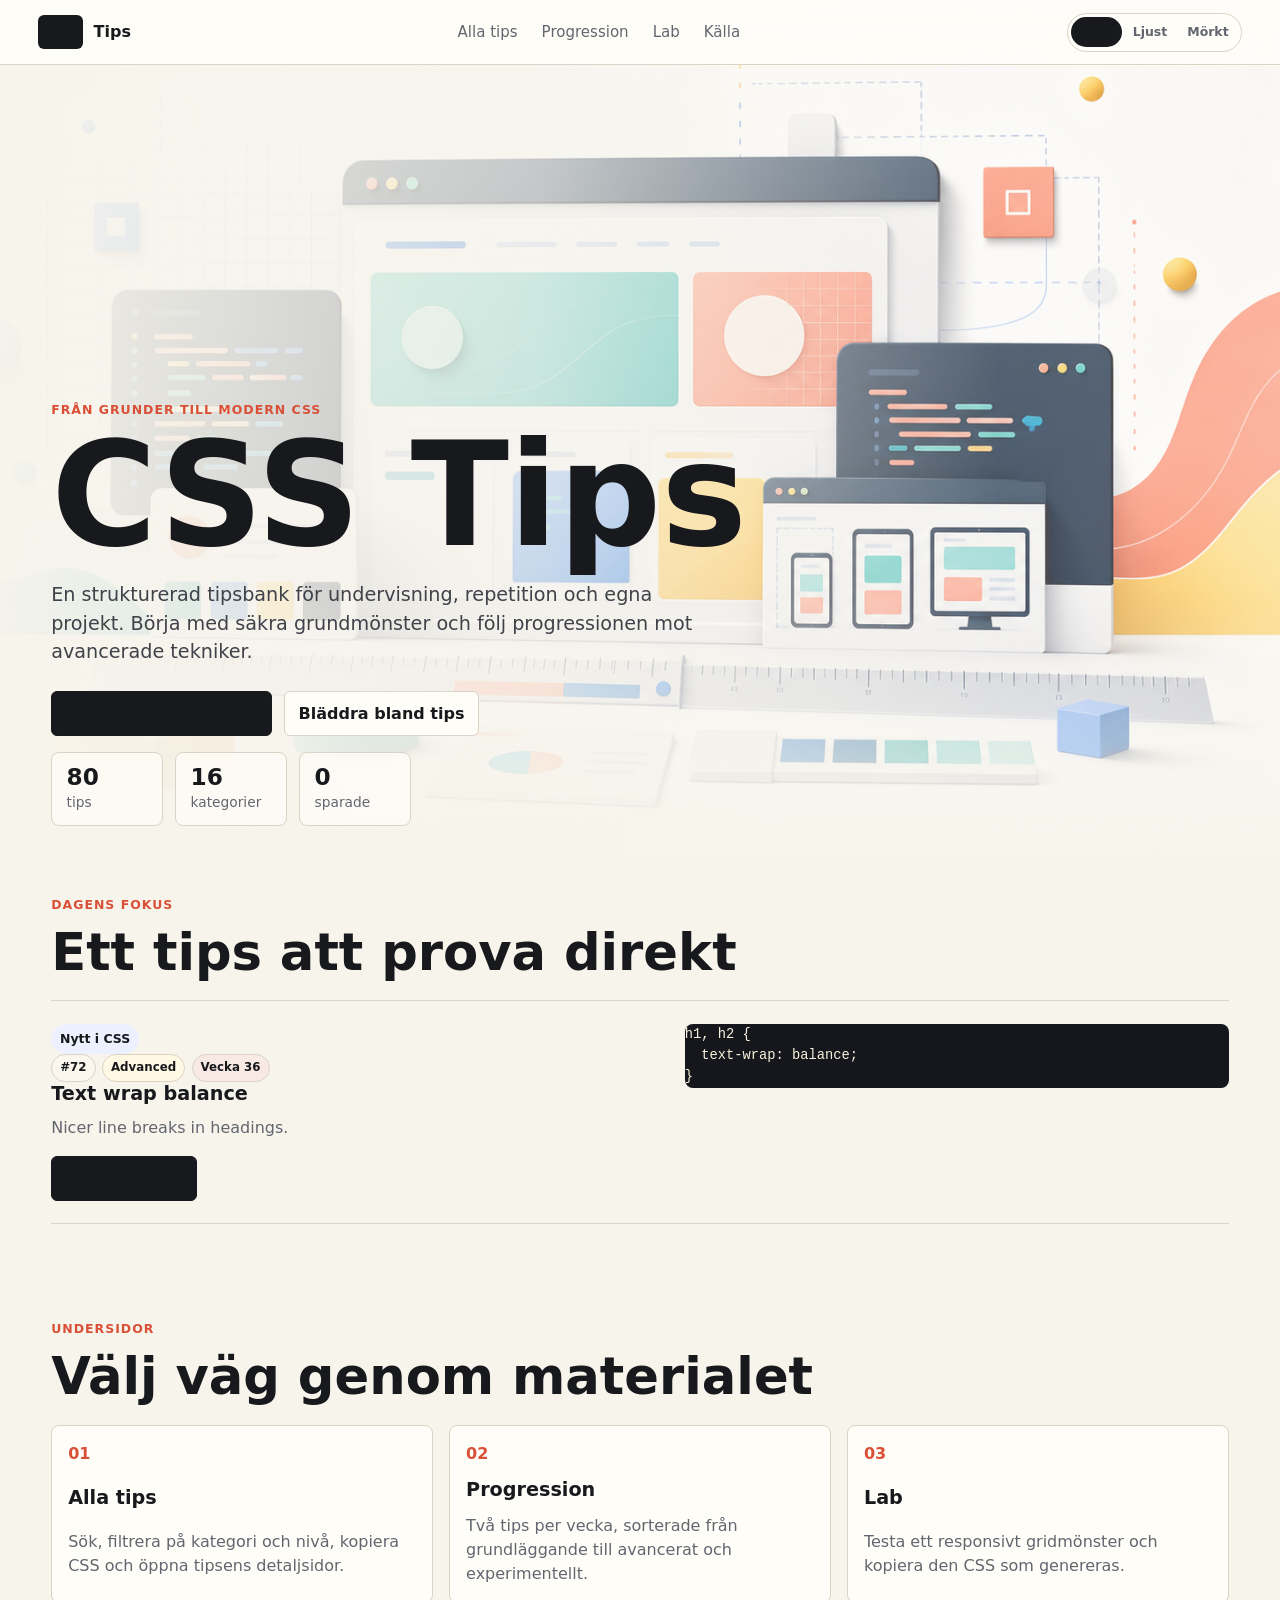
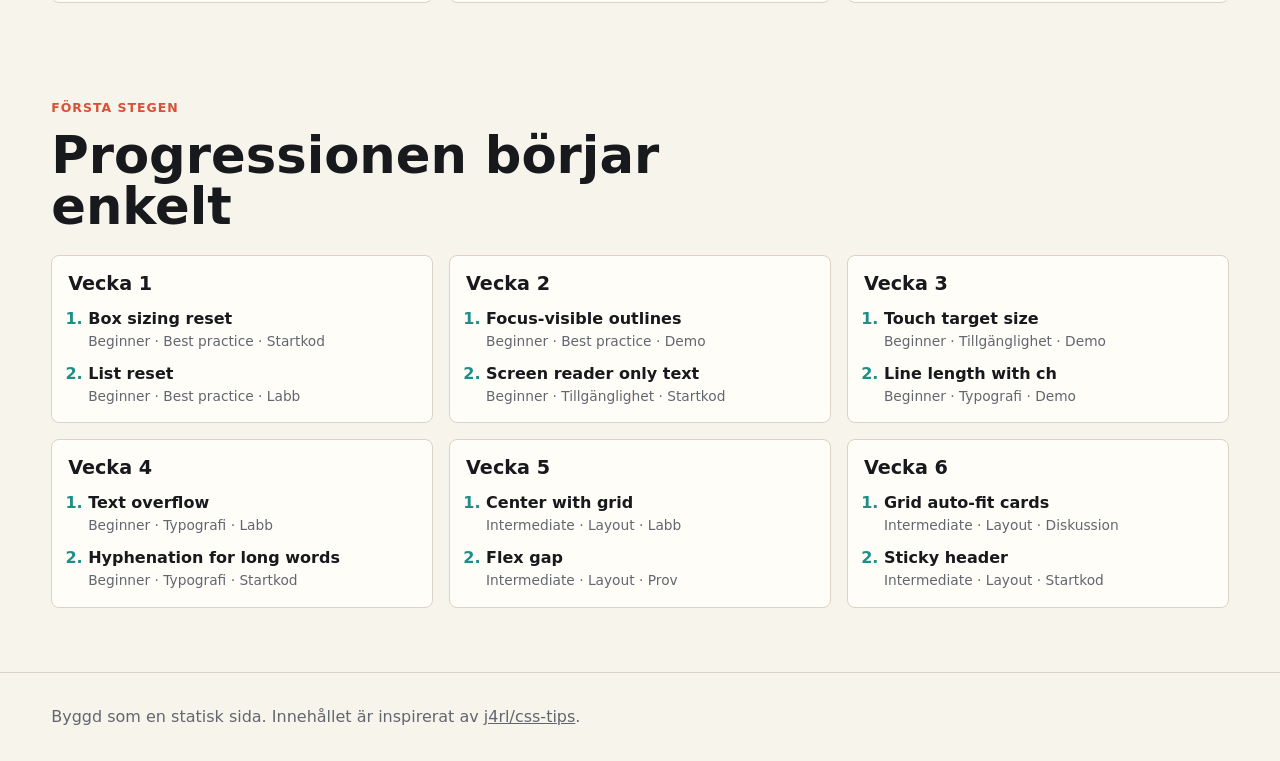
<file: index.html>
<!doctype html>
<html lang="sv">
  <head>
    <meta charset="utf-8">
    <meta name="viewport" content="width=device-width, initial-scale=1">
    <meta name="description" content="CSS Tips samlar korta, praktiska CSS-exempel från grundläggande CSS till cutting-edge tekniker.">
    <title>CSS Tips</title>
    <link rel="preload" as="image" href="assets/css-workspace.png">
    <link rel="stylesheet" href="styles.css">
  </head>
  <body>
    <header class="site-header site-header--home" id="top">
      <nav class="topbar" aria-label="Huvudnavigering">
        <a class="brand" href="index.html" aria-label="CSS Tips startsida">
          <span class="brand-mark">CSS</span>
          <span>Tips</span>
        </a>
        <div class="topbar-links">
          <a href="tips.html">Alla tips</a>
          <a href="progression.html">Progression</a>
          <a href="lab.html">Lab</a>
          <a href="https://github.com/j4rl/css-tips" rel="noreferrer">Källa</a>
        </div>
        <div class="theme-switcher" aria-label="Välj tema">
          <button type="button" data-theme-choice="auto">Auto</button>
          <button type="button" data-theme-choice="light">Ljust</button>
          <button type="button" data-theme-choice="dark">Mörkt</button>
        </div>
      </nav>

      <section class="hero" aria-labelledby="page-title">
        <div class="hero-media" aria-hidden="true"></div>
        <div class="hero-content">
          <p class="eyebrow">Från grunder till modern CSS</p>
          <h1 id="page-title">CSS Tips</h1>
          <p class="hero-copy">
            En strukturerad tipsbank för undervisning, repetition och egna projekt.
            Börja med säkra grundmönster och följ progressionen mot avancerade tekniker.
          </p>
          <div class="hero-actions">
            <a class="primary-link" href="progression.html">Starta progressionen</a>
            <a class="secondary-link" href="tips.html">Bläddra bland tips</a>
          </div>
          <dl class="stats" aria-label="Innehåll">
            <div>
              <dt id="tip-count">0</dt>
              <dd>tips</dd>
            </div>
            <div>
              <dt id="category-count">0</dt>
              <dd>kategorier</dd>
            </div>
            <div>
              <dt id="favorite-count">0</dt>
              <dd>sparade</dd>
            </div>
          </dl>
        </div>
      </section>
    </header>

    <main>
      <section class="tip-of-day" aria-labelledby="daily-title">
        <div class="section-heading">
          <p class="eyebrow">Dagens fokus</p>
          <h2 id="daily-title">Ett tips att prova direkt</h2>
        </div>
        <article class="daily-tip" id="daily-tip"></article>
      </section>

      <section class="overview-links" aria-labelledby="overview-title">
        <div class="section-heading">
          <p class="eyebrow">Undersidor</p>
          <h2 id="overview-title">Välj väg genom materialet</h2>
        </div>
        <div class="feature-grid">
          <a class="feature-card" href="tips.html">
            <span>01</span>
            <h3>Alla tips</h3>
            <p>Sök, filtrera på kategori och nivå, kopiera CSS och öppna tipsens detaljsidor.</p>
          </a>
          <a class="feature-card" href="progression.html">
            <span>02</span>
            <h3>Progression</h3>
            <p>Två tips per vecka, sorterade från grundläggande till avancerat och experimentellt.</p>
          </a>
          <a class="feature-card" href="lab.html">
            <span>03</span>
            <h3>Lab</h3>
            <p>Testa ett responsivt gridmönster och kopiera den CSS som genereras.</p>
          </a>
        </div>
      </section>

      <section class="progression-preview" aria-labelledby="preview-title">
        <div class="section-heading">
          <p class="eyebrow">Första stegen</p>
          <h2 id="preview-title">Progressionen börjar enkelt</h2>
        </div>
        <div class="week-list week-list--compact" id="home-progression"></div>
      </section>
    </main>

    <footer class="site-footer">
      <p>Byggd som en statisk sida. Innehållet är inspirerat av <a href="https://github.com/j4rl/css-tips" rel="noreferrer">j4rl/css-tips</a>.</p>
    </footer>

    <script src="data/tips-data.js"></script>
    <script src="app.js"></script>
  </body>
</html>
</file>
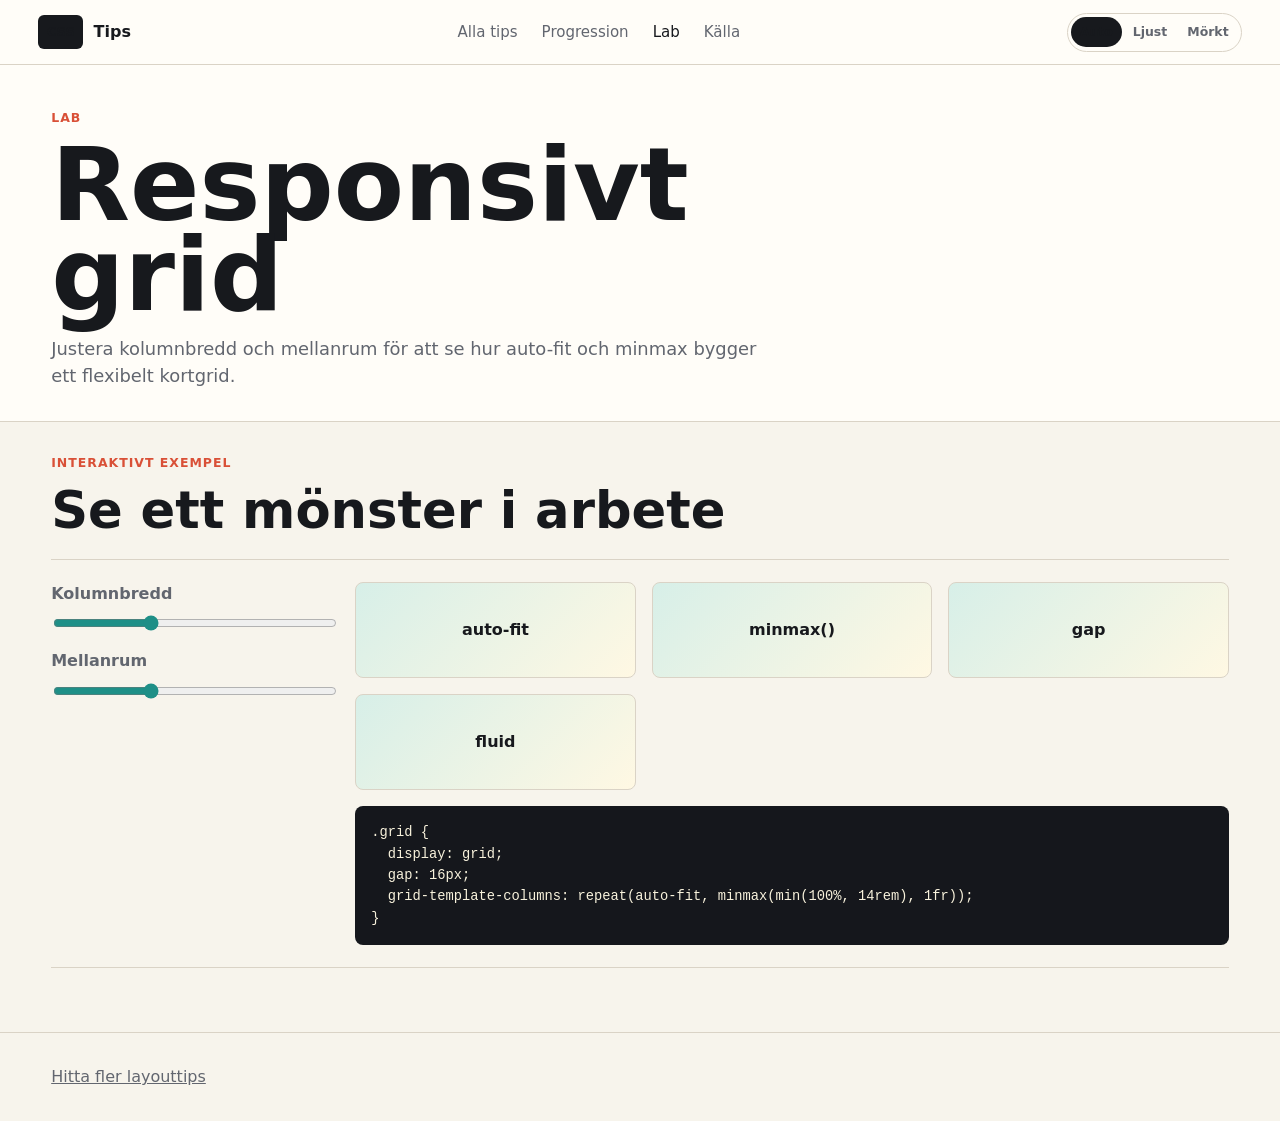
<file: lab.html>
<!doctype html>
<html lang="sv">
  <head>
    <meta charset="utf-8">
    <meta name="viewport" content="width=device-width, initial-scale=1">
    <meta name="description" content="Interaktivt CSS-labb för responsiva gridmönster.">
    <title>Lab - CSS Tips</title>
    <link rel="stylesheet" href="styles.css">
  </head>
  <body>
    <header class="page-header">
      <nav class="topbar" aria-label="Huvudnavigering">
        <a class="brand" href="index.html" aria-label="CSS Tips startsida">
          <span class="brand-mark">CSS</span>
          <span>Tips</span>
        </a>
        <div class="topbar-links">
          <a href="tips.html">Alla tips</a>
          <a href="progression.html">Progression</a>
          <a href="lab.html" aria-current="page">Lab</a>
          <a href="https://github.com/j4rl/css-tips" rel="noreferrer">Källa</a>
        </div>
        <div class="theme-switcher" aria-label="Välj tema">
          <button type="button" data-theme-choice="auto">Auto</button>
          <button type="button" data-theme-choice="light">Ljust</button>
          <button type="button" data-theme-choice="dark">Mörkt</button>
        </div>
      </nav>
      <div class="page-title">
        <p class="eyebrow">Lab</p>
        <h1>Responsivt grid</h1>
        <p>Justera kolumnbredd och mellanrum för att se hur auto-fit och minmax bygger ett flexibelt kortgrid.</p>
      </div>
    </header>

    <main>
      <section class="lab" aria-labelledby="lab-title">
        <div class="section-heading">
          <p class="eyebrow">Interaktivt exempel</p>
          <h2 id="lab-title">Se ett mönster i arbete</h2>
        </div>
        <div class="lab-layout">
          <div class="lab-controls" aria-label="Exempelkontroller">
            <label>
              Kolumnbredd
              <input id="column-size" type="range" min="10" max="22" value="14">
            </label>
            <label>
              Mellanrum
              <input id="gap-size" type="range" min="8" max="32" value="16">
            </label>
          </div>
          <div class="lab-preview" id="lab-preview" aria-label="Responsivt gridexempel">
            <span>auto-fit</span>
            <span>minmax()</span>
            <span>gap</span>
            <span>fluid</span>
          </div>
          <pre class="lab-code"><code id="lab-code"></code></pre>
        </div>
      </section>
    </main>

    <footer class="site-footer">
      <p><a href="tips.html">Hitta fler layouttips</a></p>
    </footer>

    <script src="data/tips-data.js"></script>
    <script src="app.js"></script>
  </body>
</html>
</file>
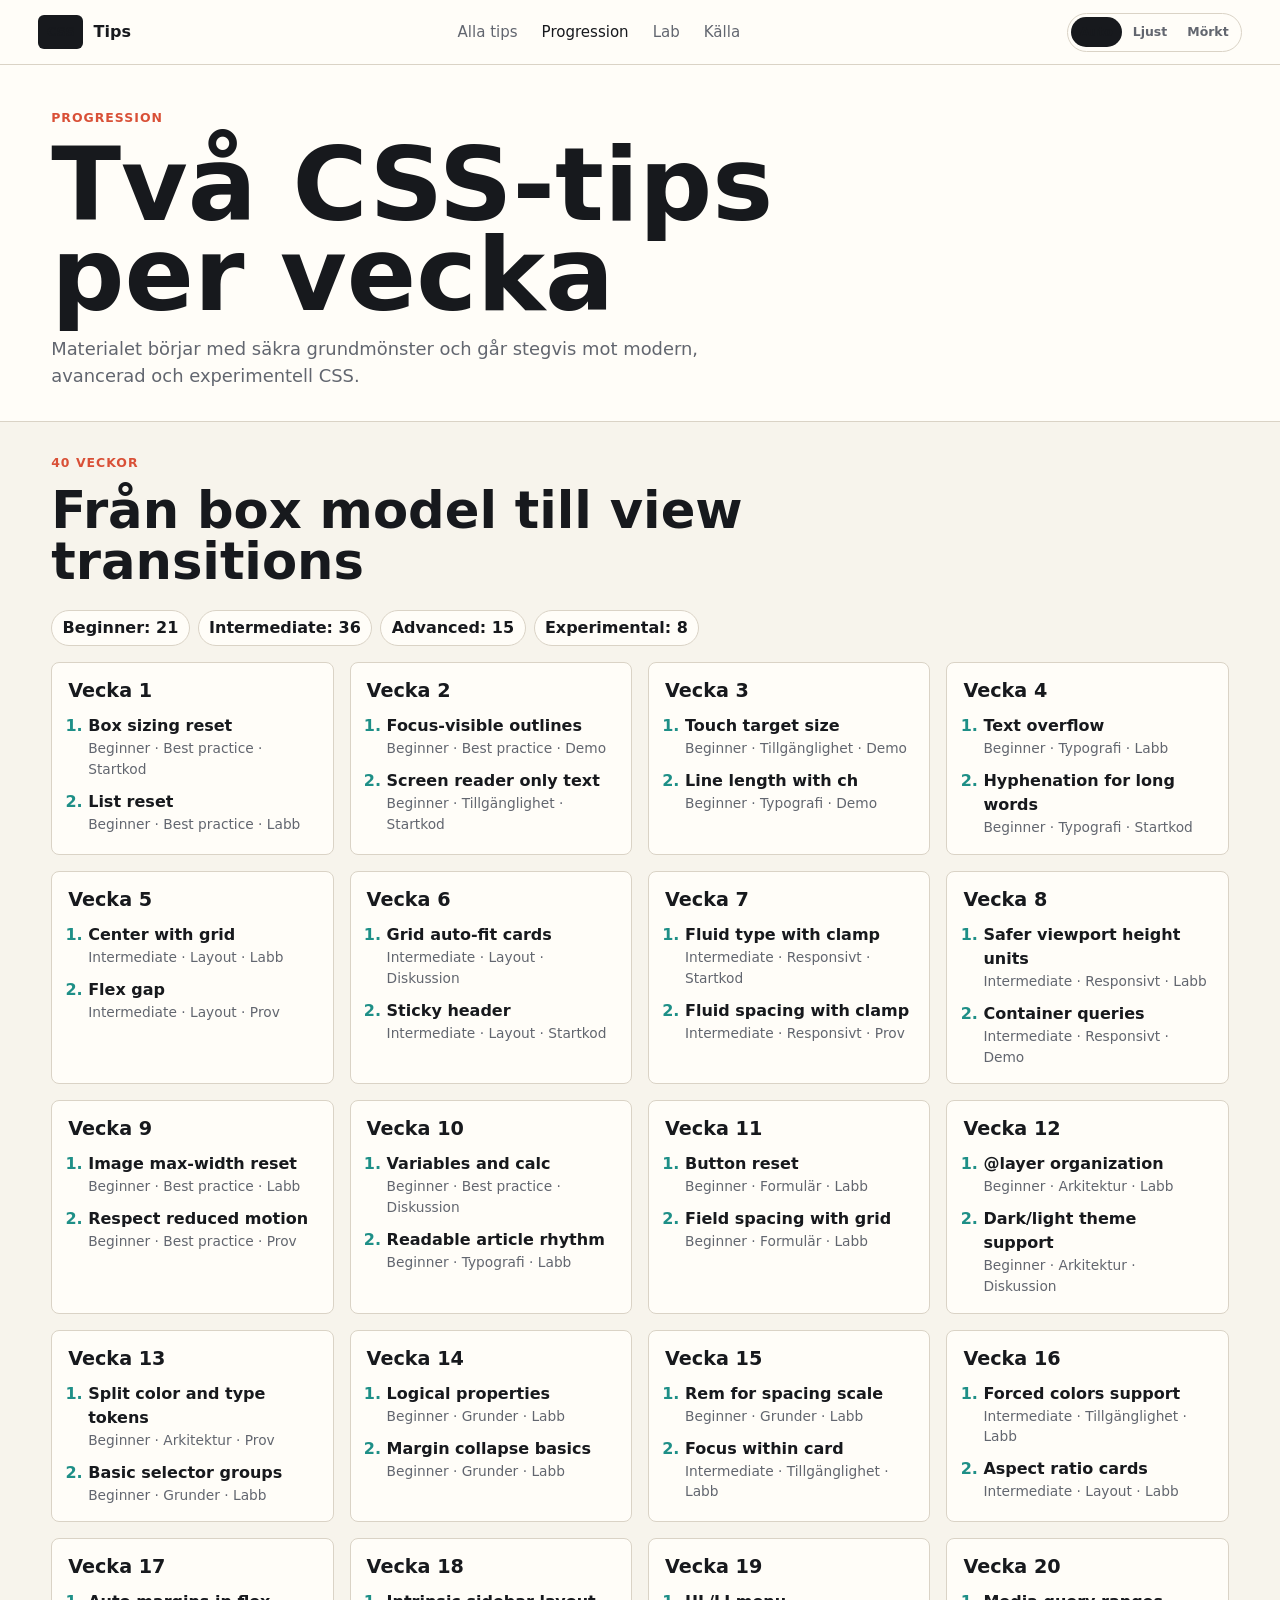
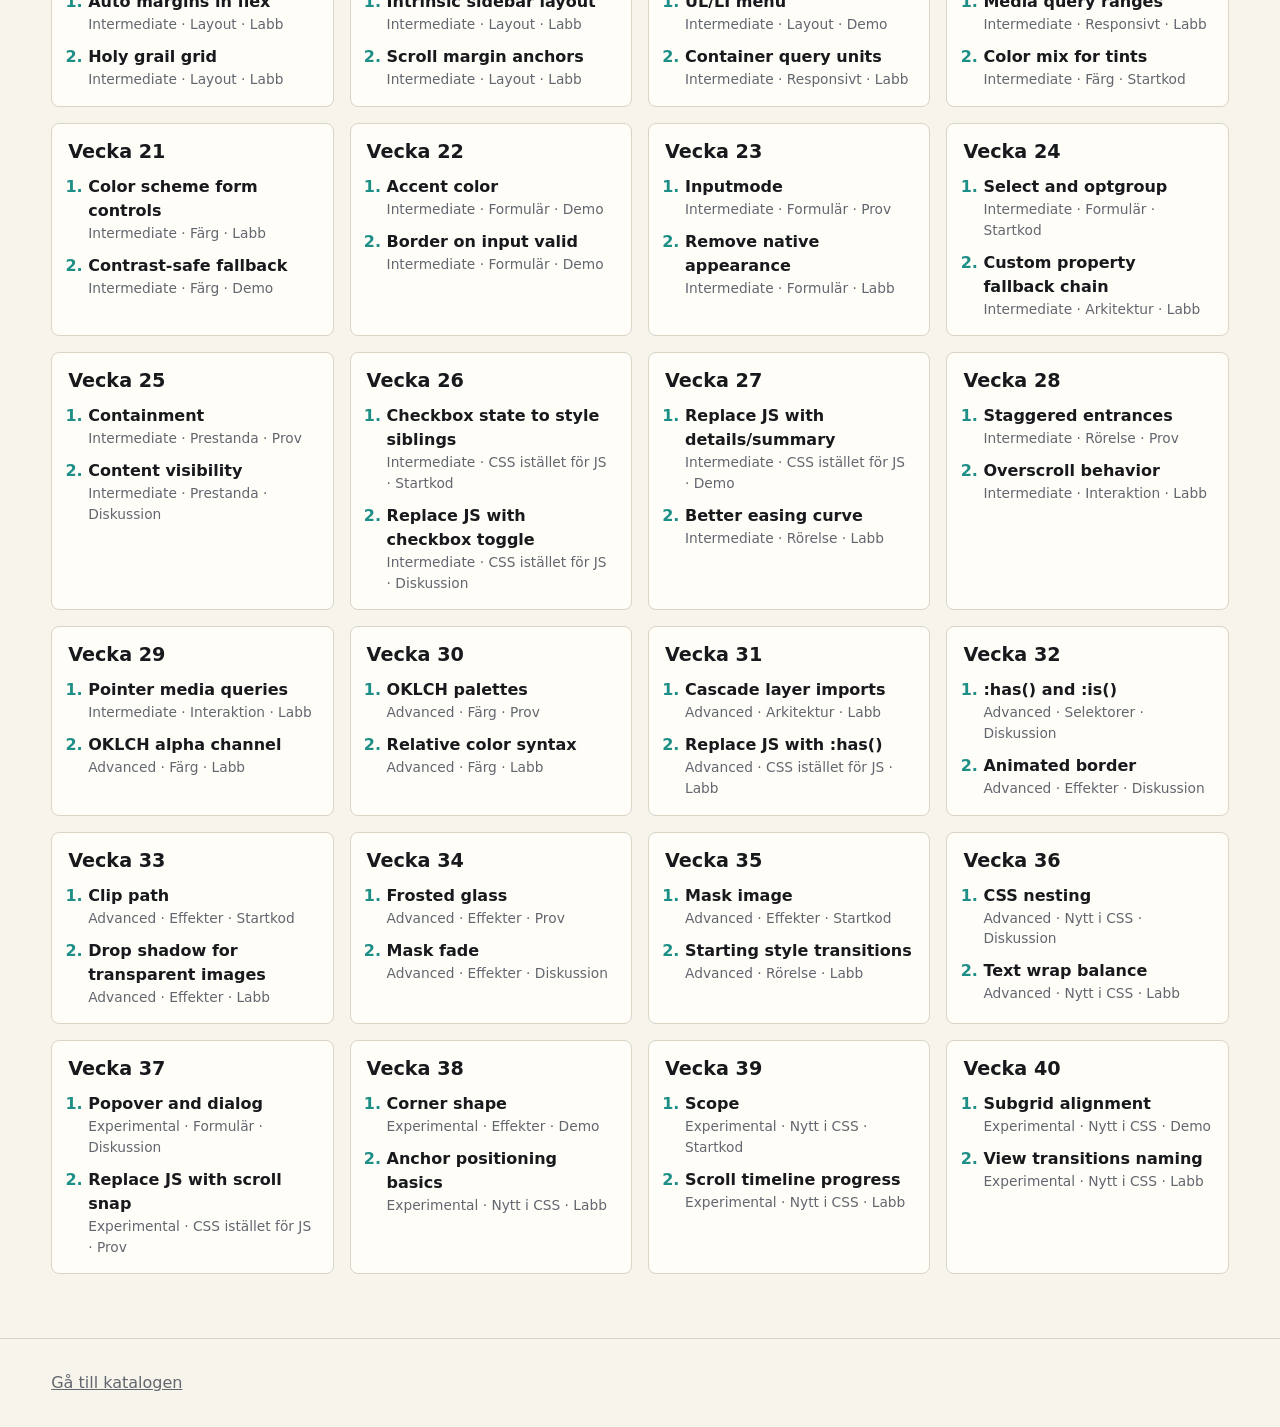
<file: progression.html>
<!doctype html>
<html lang="sv">
  <head>
    <meta charset="utf-8">
    <meta name="viewport" content="width=device-width, initial-scale=1">
    <meta name="description" content="Progression för CSS Tips med två tips per vecka från grunder till avancerad CSS.">
    <title>Progression - CSS Tips</title>
    <link rel="stylesheet" href="styles.css">
  </head>
  <body>
    <header class="page-header">
      <nav class="topbar" aria-label="Huvudnavigering">
        <a class="brand" href="index.html" aria-label="CSS Tips startsida">
          <span class="brand-mark">CSS</span>
          <span>Tips</span>
        </a>
        <div class="topbar-links">
          <a href="tips.html">Alla tips</a>
          <a href="progression.html" aria-current="page">Progression</a>
          <a href="lab.html">Lab</a>
          <a href="https://github.com/j4rl/css-tips" rel="noreferrer">Källa</a>
        </div>
        <div class="theme-switcher" aria-label="Välj tema">
          <button type="button" data-theme-choice="auto">Auto</button>
          <button type="button" data-theme-choice="light">Ljust</button>
          <button type="button" data-theme-choice="dark">Mörkt</button>
        </div>
      </nav>
      <div class="page-title">
        <p class="eyebrow">Progression</p>
        <h1>Två CSS-tips per vecka</h1>
        <p>Materialet börjar med säkra grundmönster och går stegvis mot modern, avancerad och experimentell CSS.</p>
      </div>
    </header>

    <main>
      <section class="progression" aria-labelledby="progression-title">
        <div class="section-heading">
          <p class="eyebrow">40 veckor</p>
          <h2 id="progression-title">Från box model till view transitions</h2>
        </div>
        <div class="level-legend" id="level-summary"></div>
        <div class="week-list" id="week-list"></div>
      </section>
    </main>

    <footer class="site-footer">
      <p><a href="tips.html">Gå till katalogen</a></p>
    </footer>

    <script src="data/tips-data.js"></script>
    <script src="app.js"></script>
  </body>
</html>
</file>
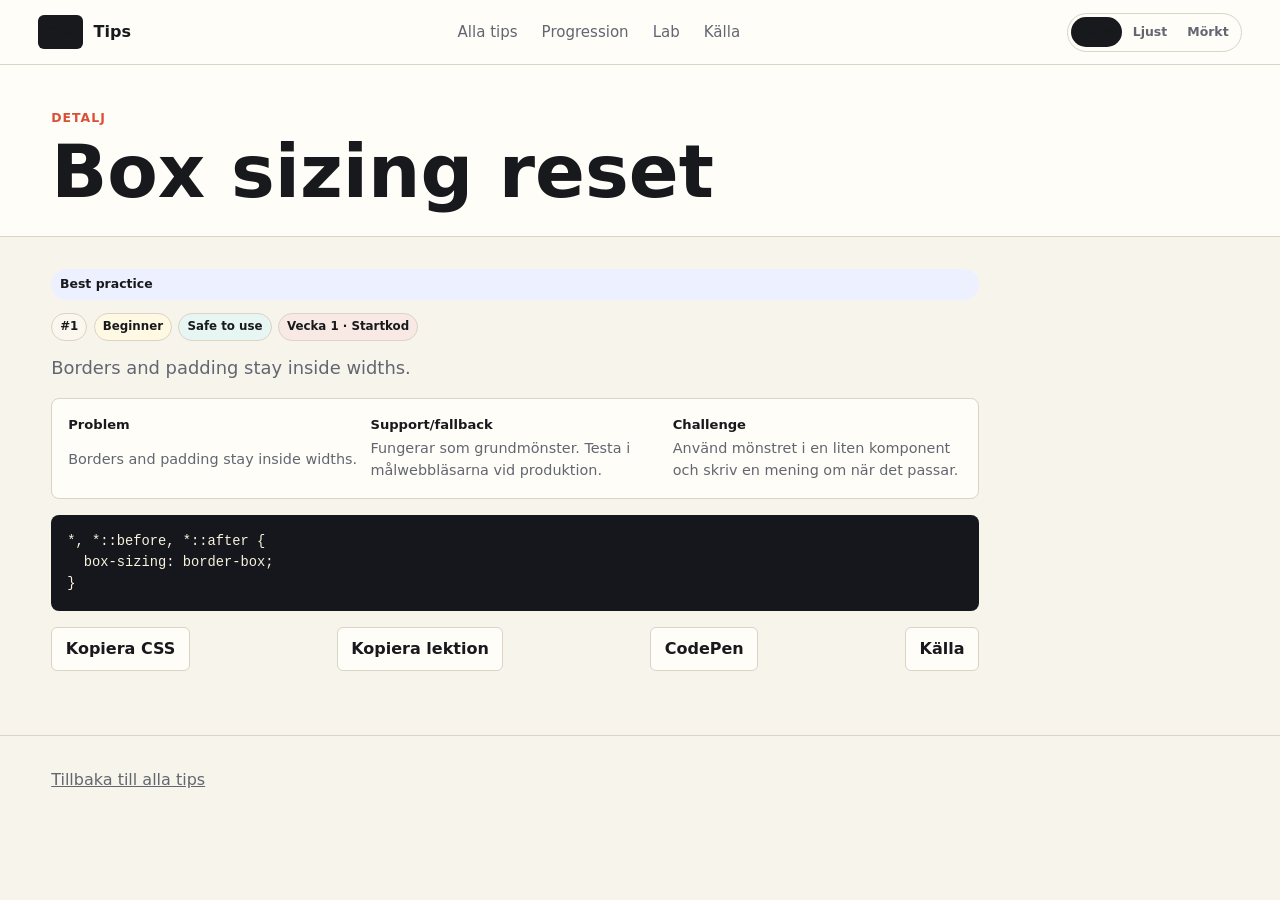
<file: tip.html>
<!doctype html>
<html lang="sv">
  <head>
    <meta charset="utf-8">
    <meta name="viewport" content="width=device-width, initial-scale=1">
    <meta name="description" content="Detaljsida för ett CSS-tips.">
    <title>Tips - CSS Tips</title>
    <link rel="stylesheet" href="styles.css">
  </head>
  <body>
    <header class="page-header">
      <nav class="topbar" aria-label="Huvudnavigering">
        <a class="brand" href="index.html" aria-label="CSS Tips startsida">
          <span class="brand-mark">CSS</span>
          <span>Tips</span>
        </a>
        <div class="topbar-links">
          <a href="tips.html">Alla tips</a>
          <a href="progression.html">Progression</a>
          <a href="lab.html">Lab</a>
          <a href="https://github.com/j4rl/css-tips" rel="noreferrer">Källa</a>
        </div>
        <div class="theme-switcher" aria-label="Välj tema">
          <button type="button" data-theme-choice="auto">Auto</button>
          <button type="button" data-theme-choice="light">Ljust</button>
          <button type="button" data-theme-choice="dark">Mörkt</button>
        </div>
      </nav>
      <div class="page-title page-title--compact">
        <p class="eyebrow">Detalj</p>
        <h1 id="tip-detail-title">CSS-tips</h1>
      </div>
    </header>

    <main>
      <article class="tip-detail" id="tip-detail"></article>
    </main>

    <footer class="site-footer">
      <p><a href="tips.html">Tillbaka till alla tips</a></p>
    </footer>

    <script src="data/tips-data.js"></script>
    <script src="app.js"></script>
  </body>
</html>
</file>
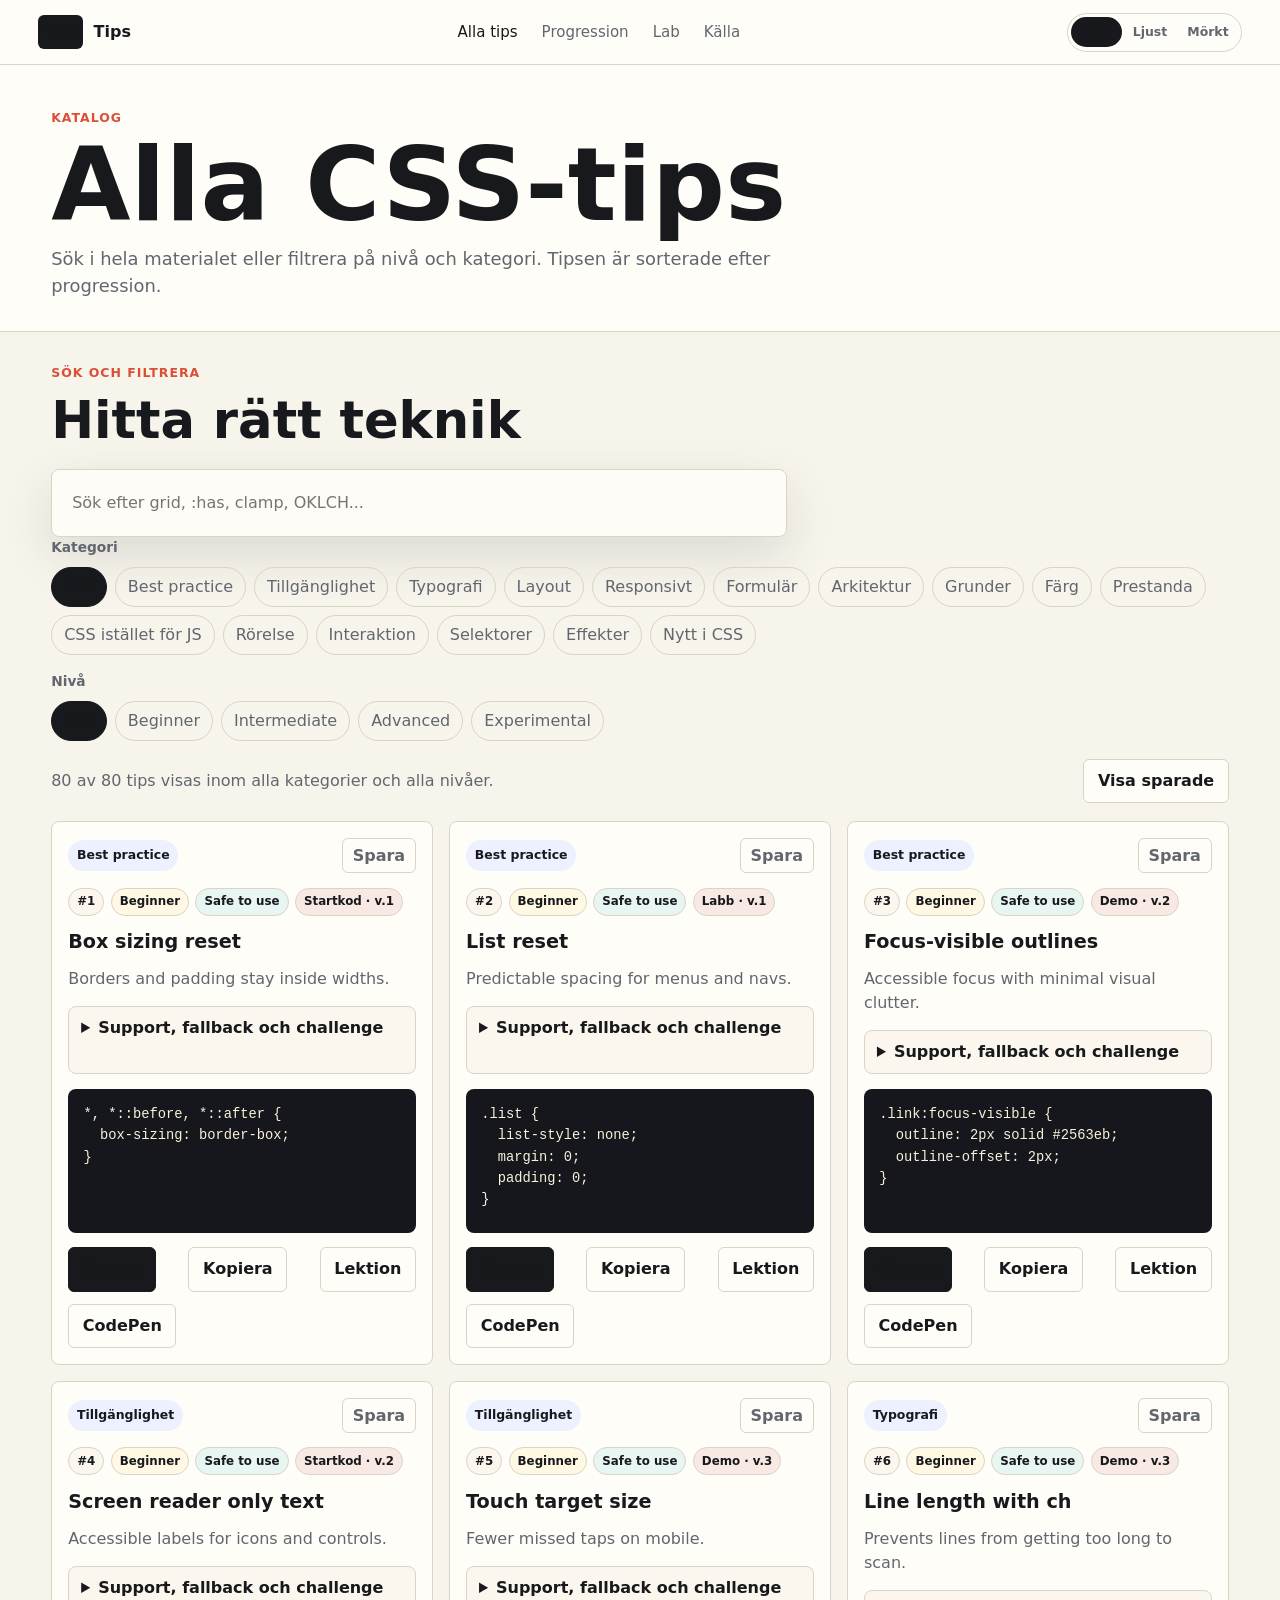
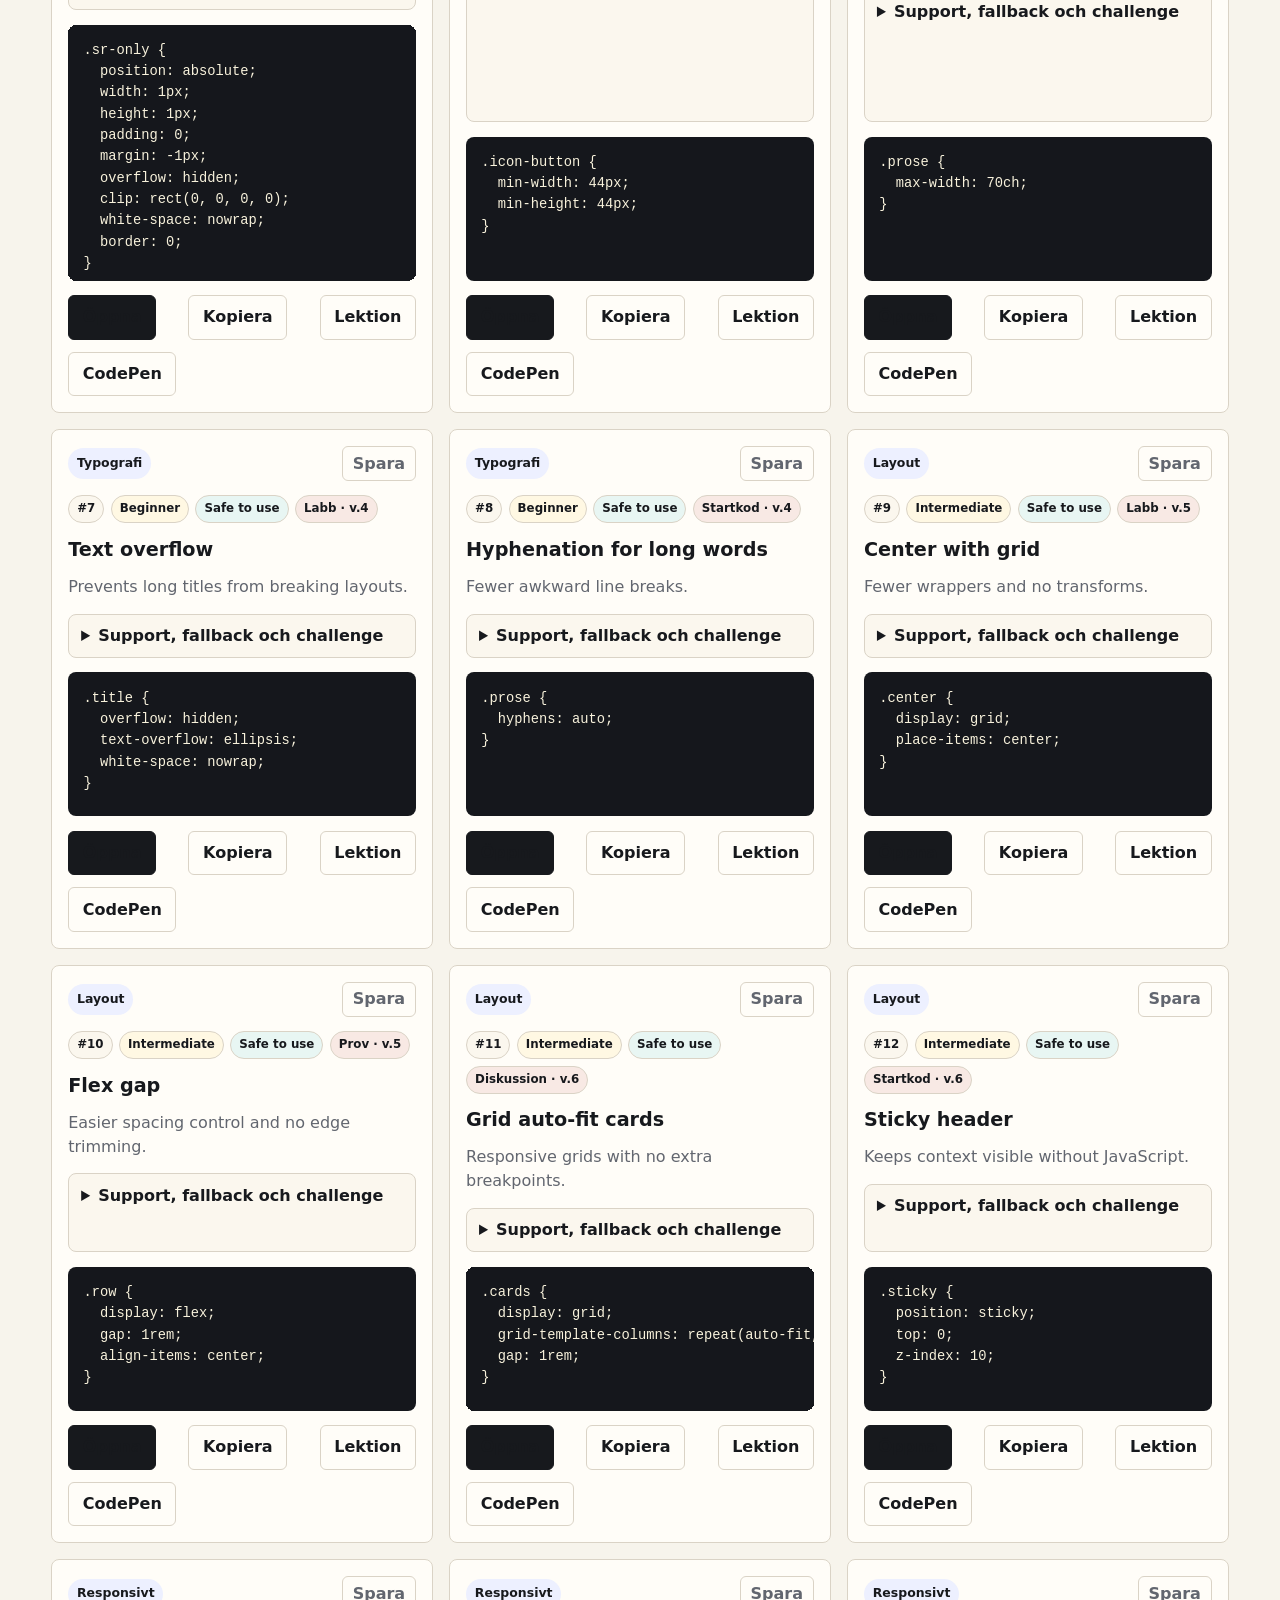
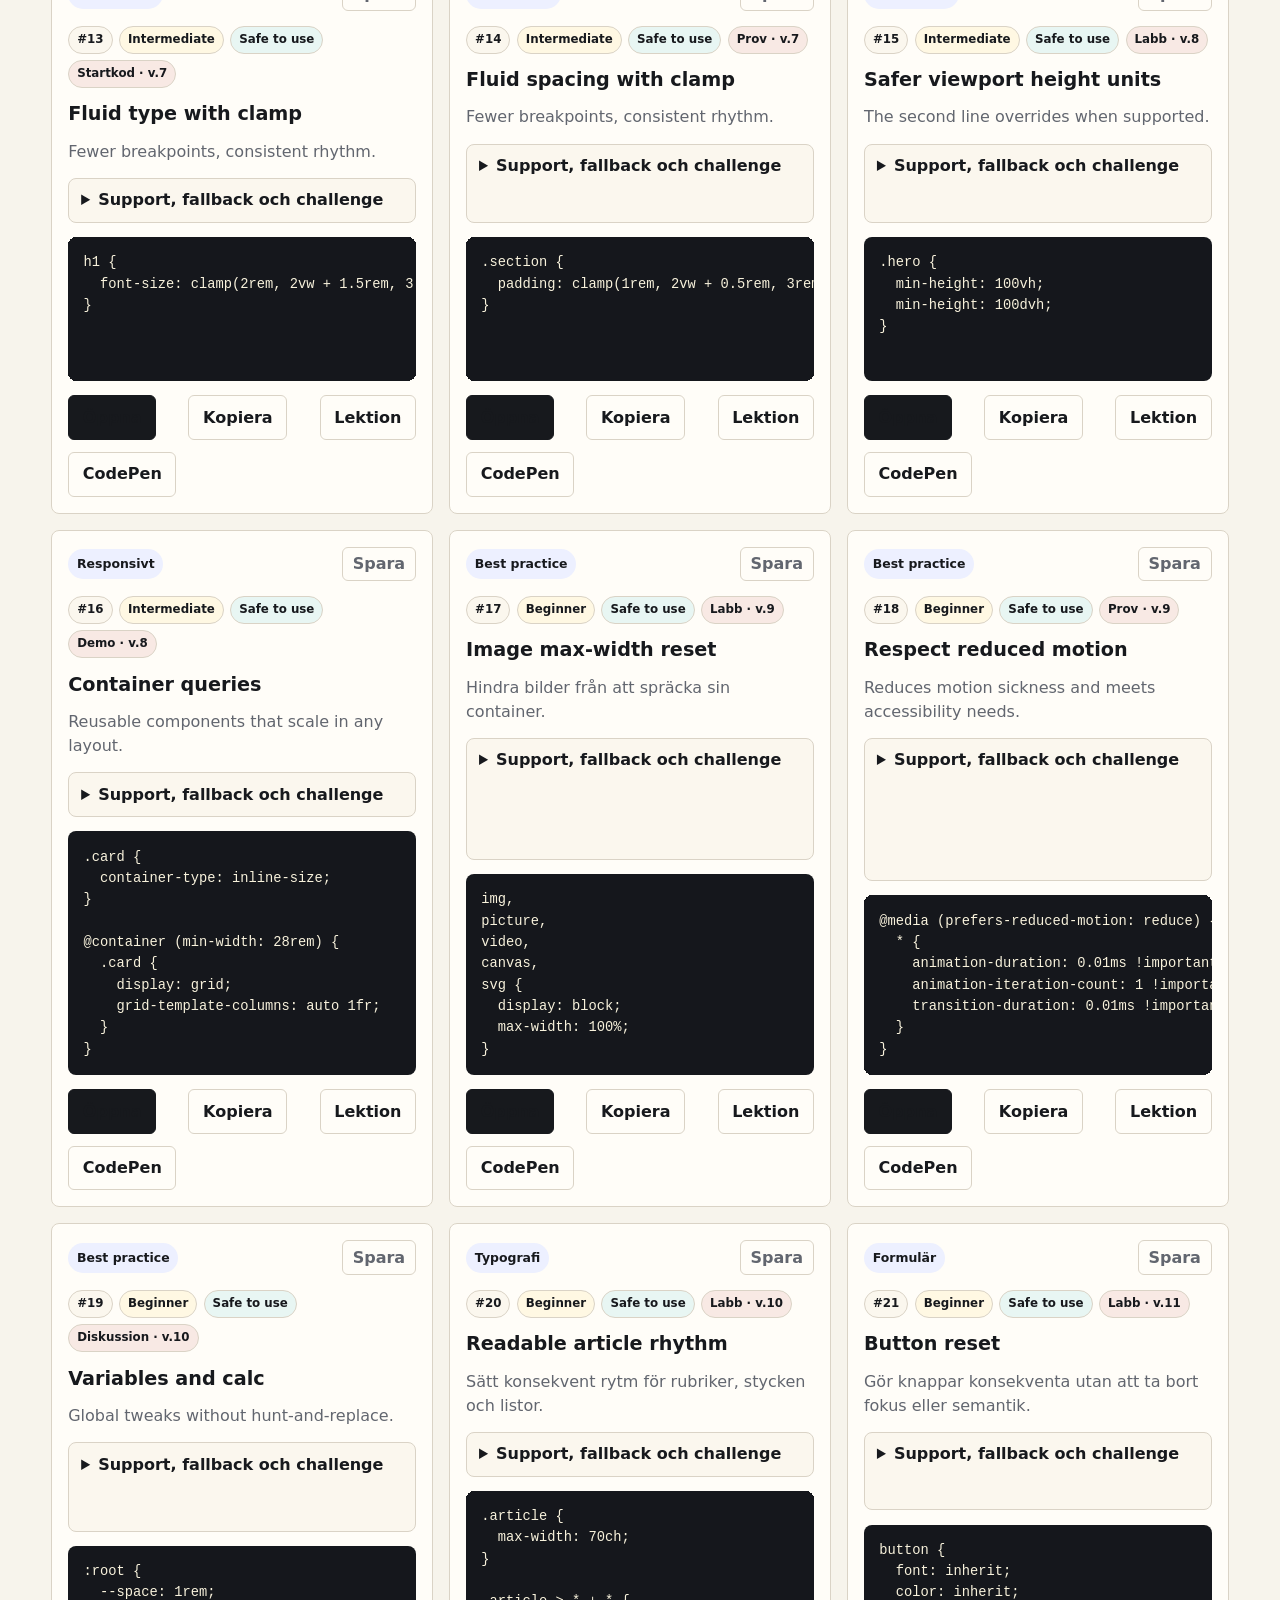
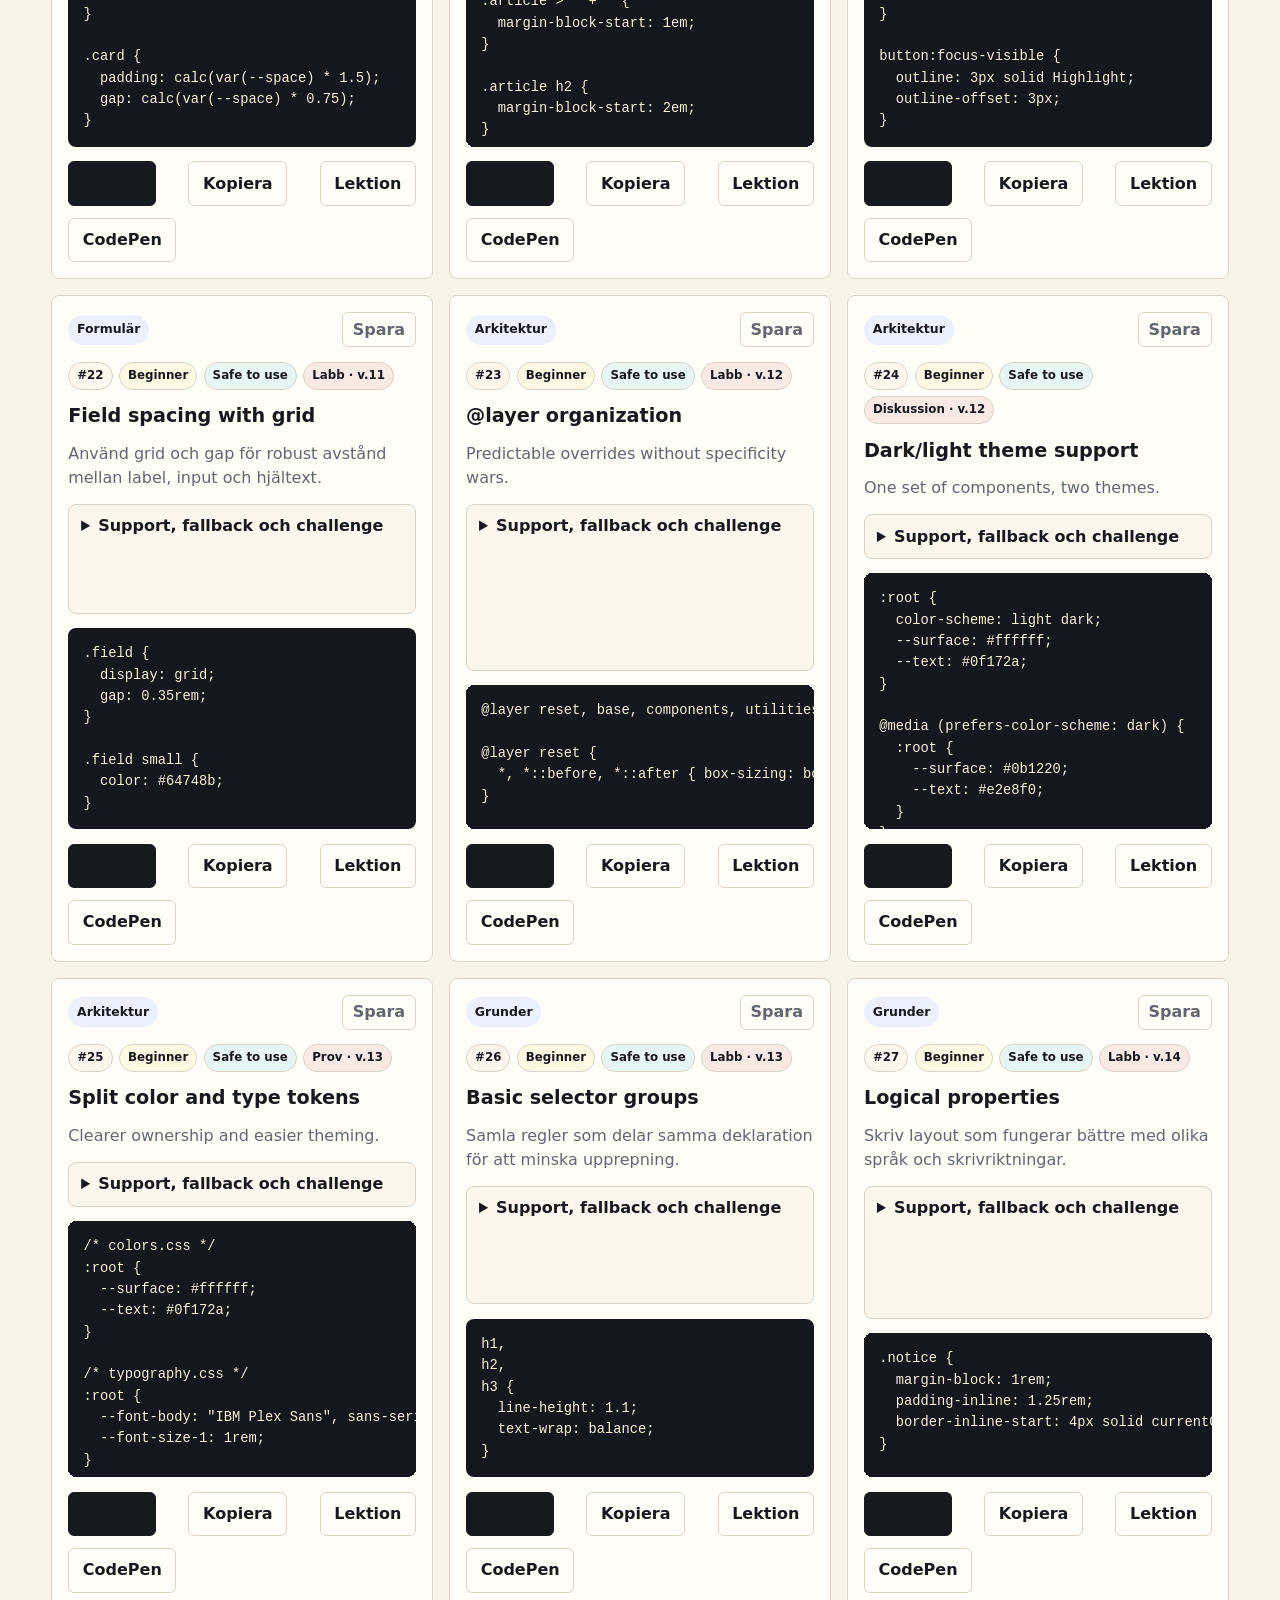
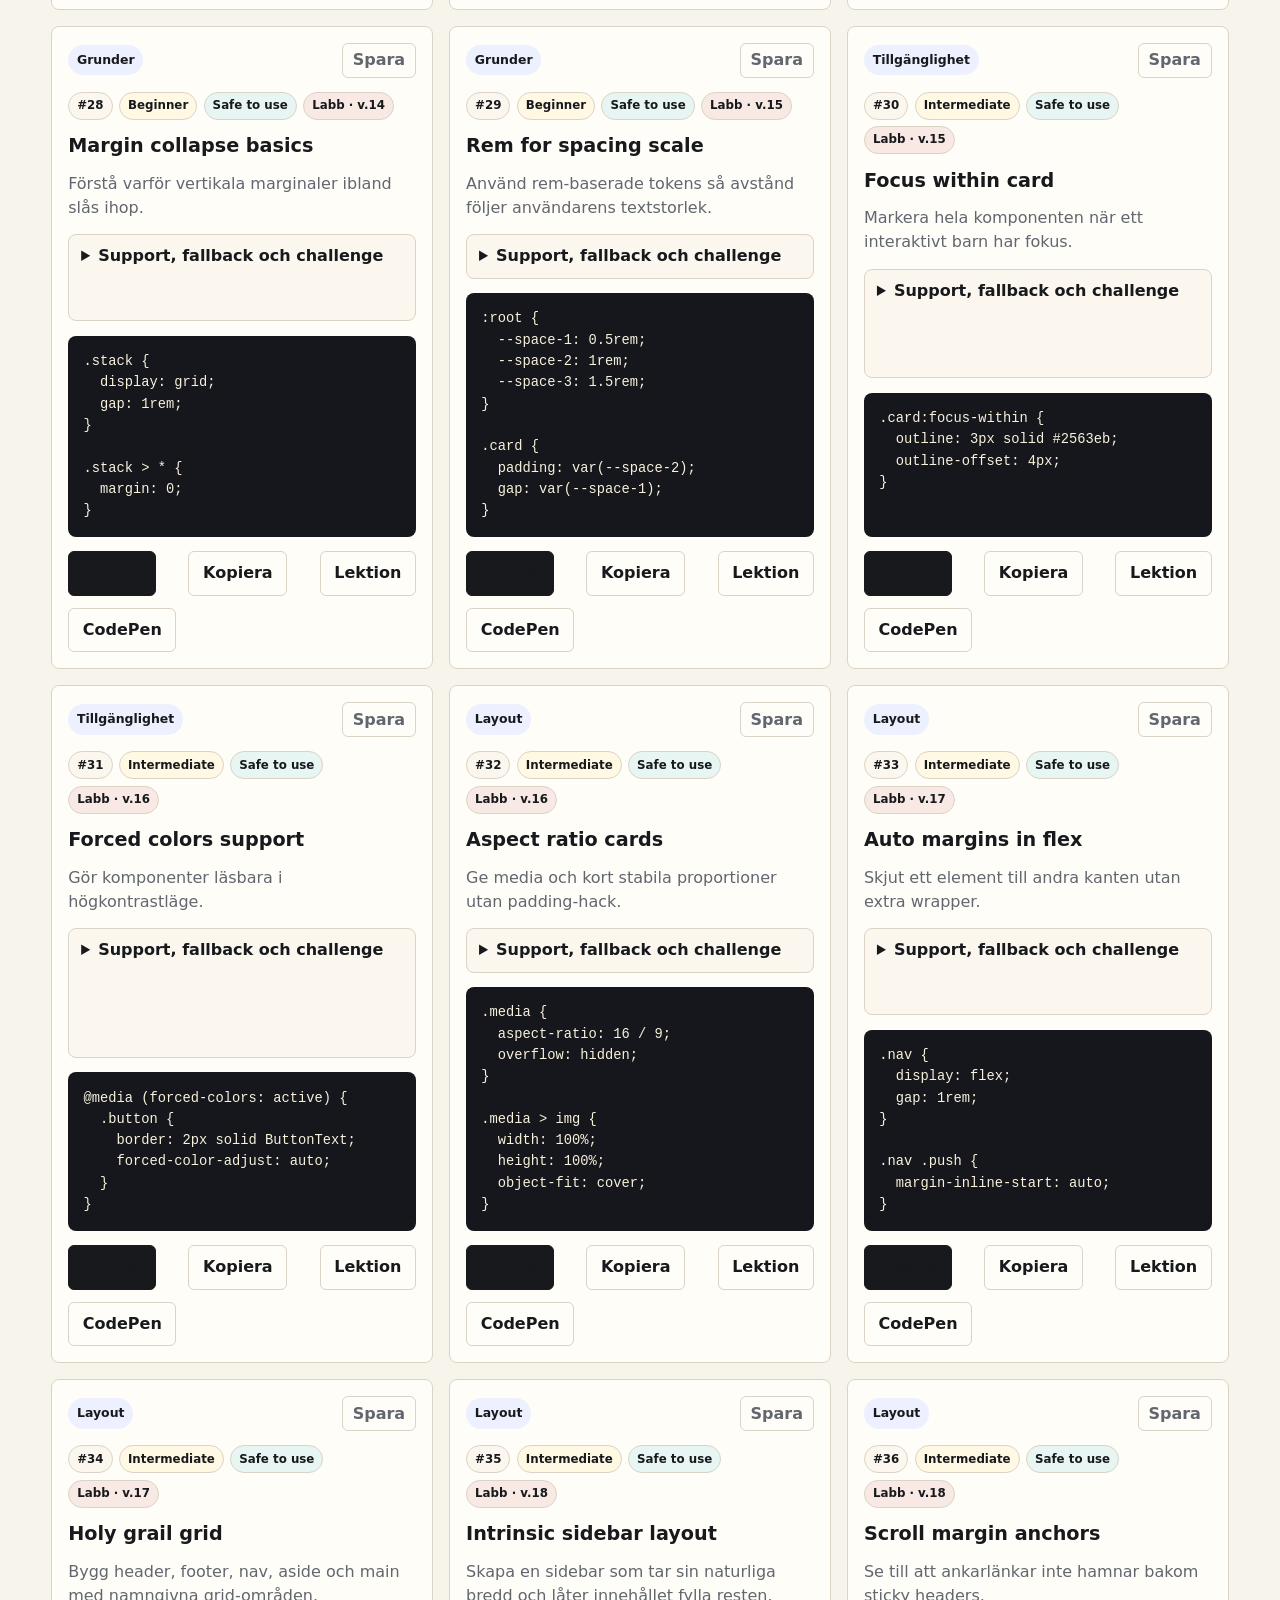
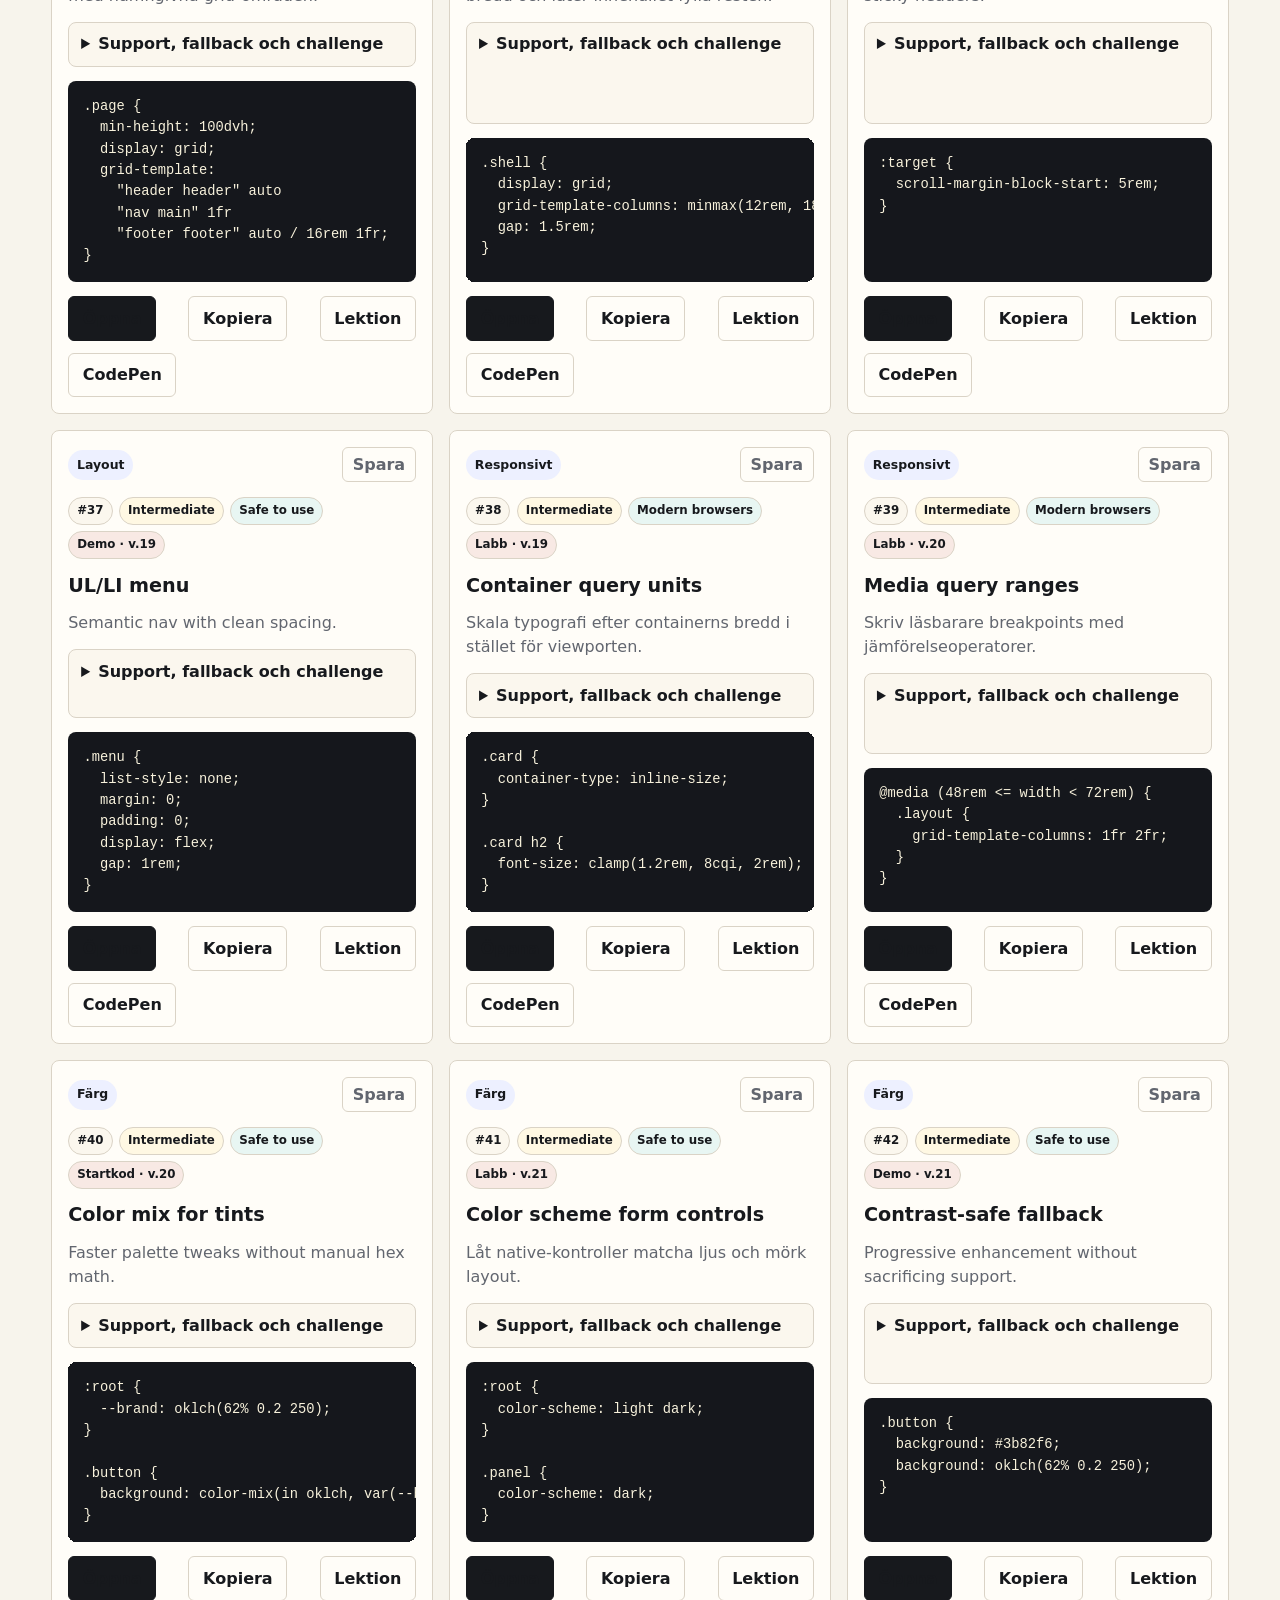
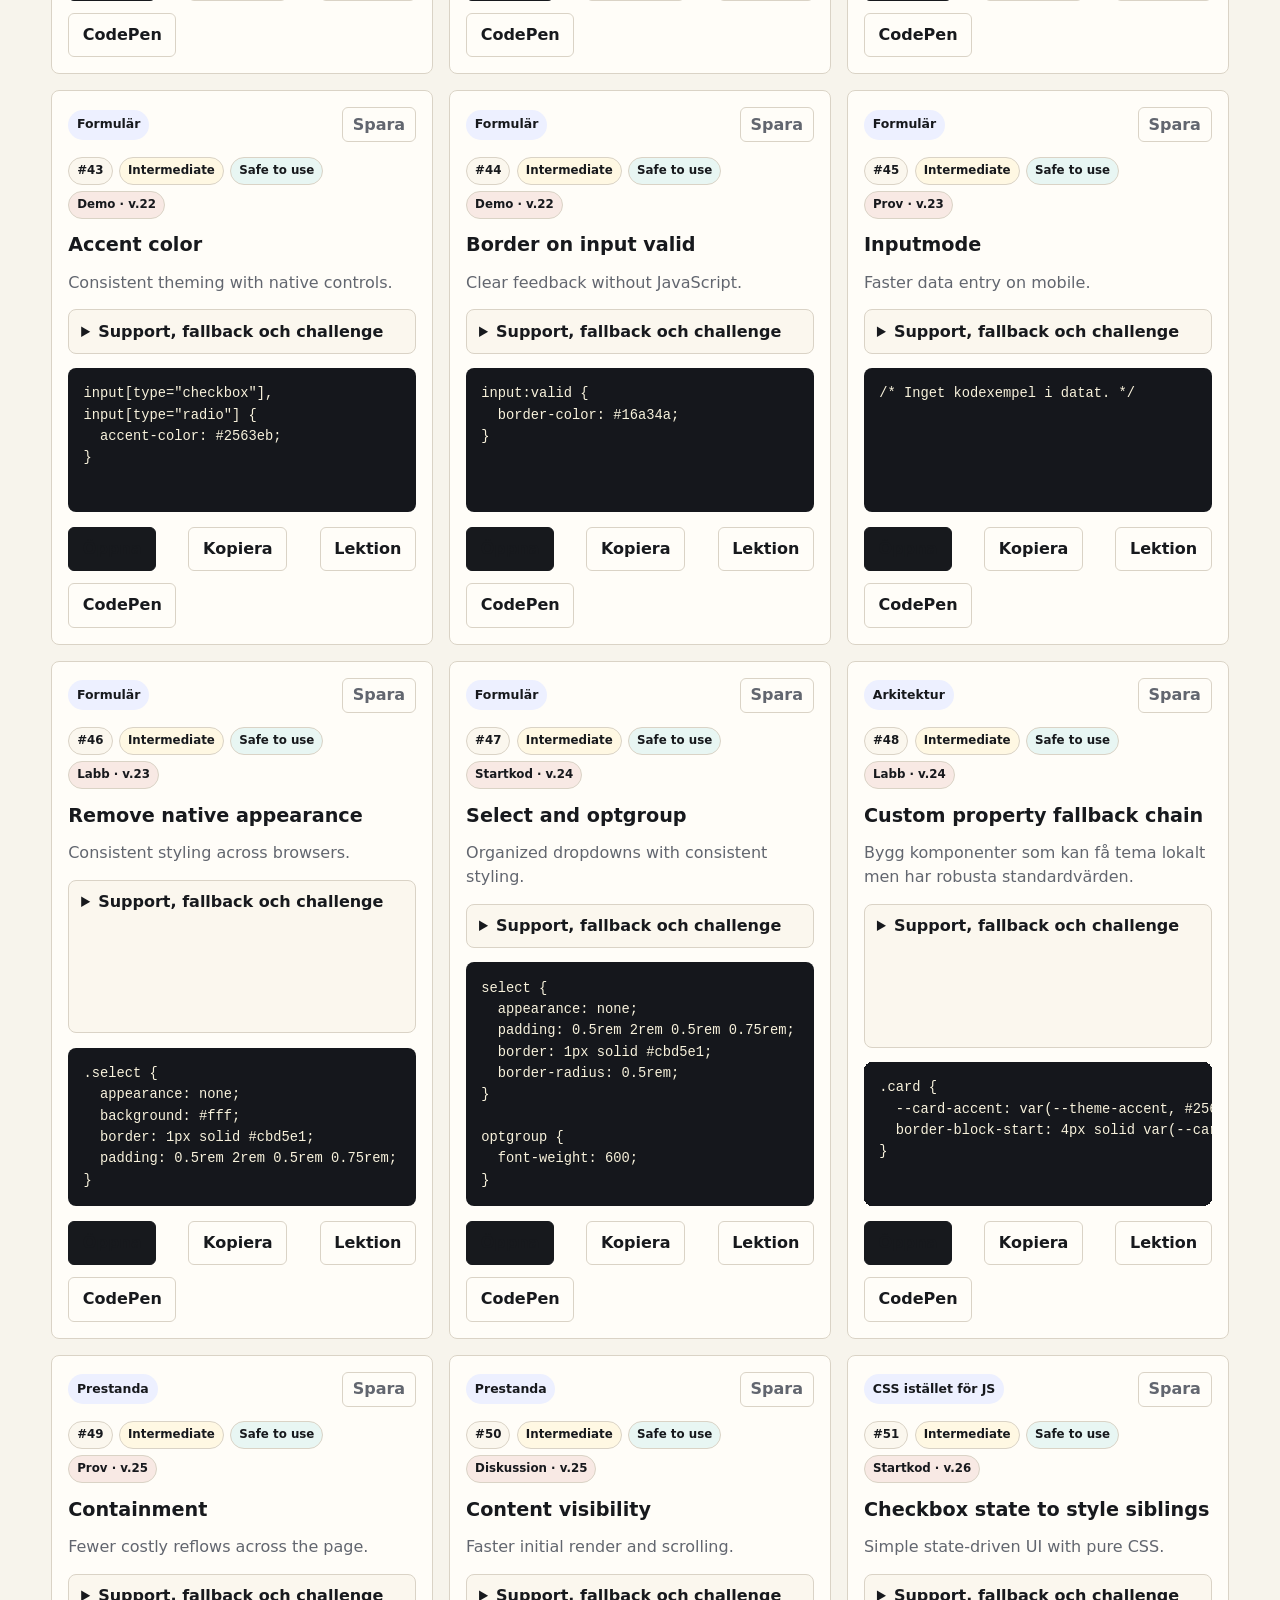
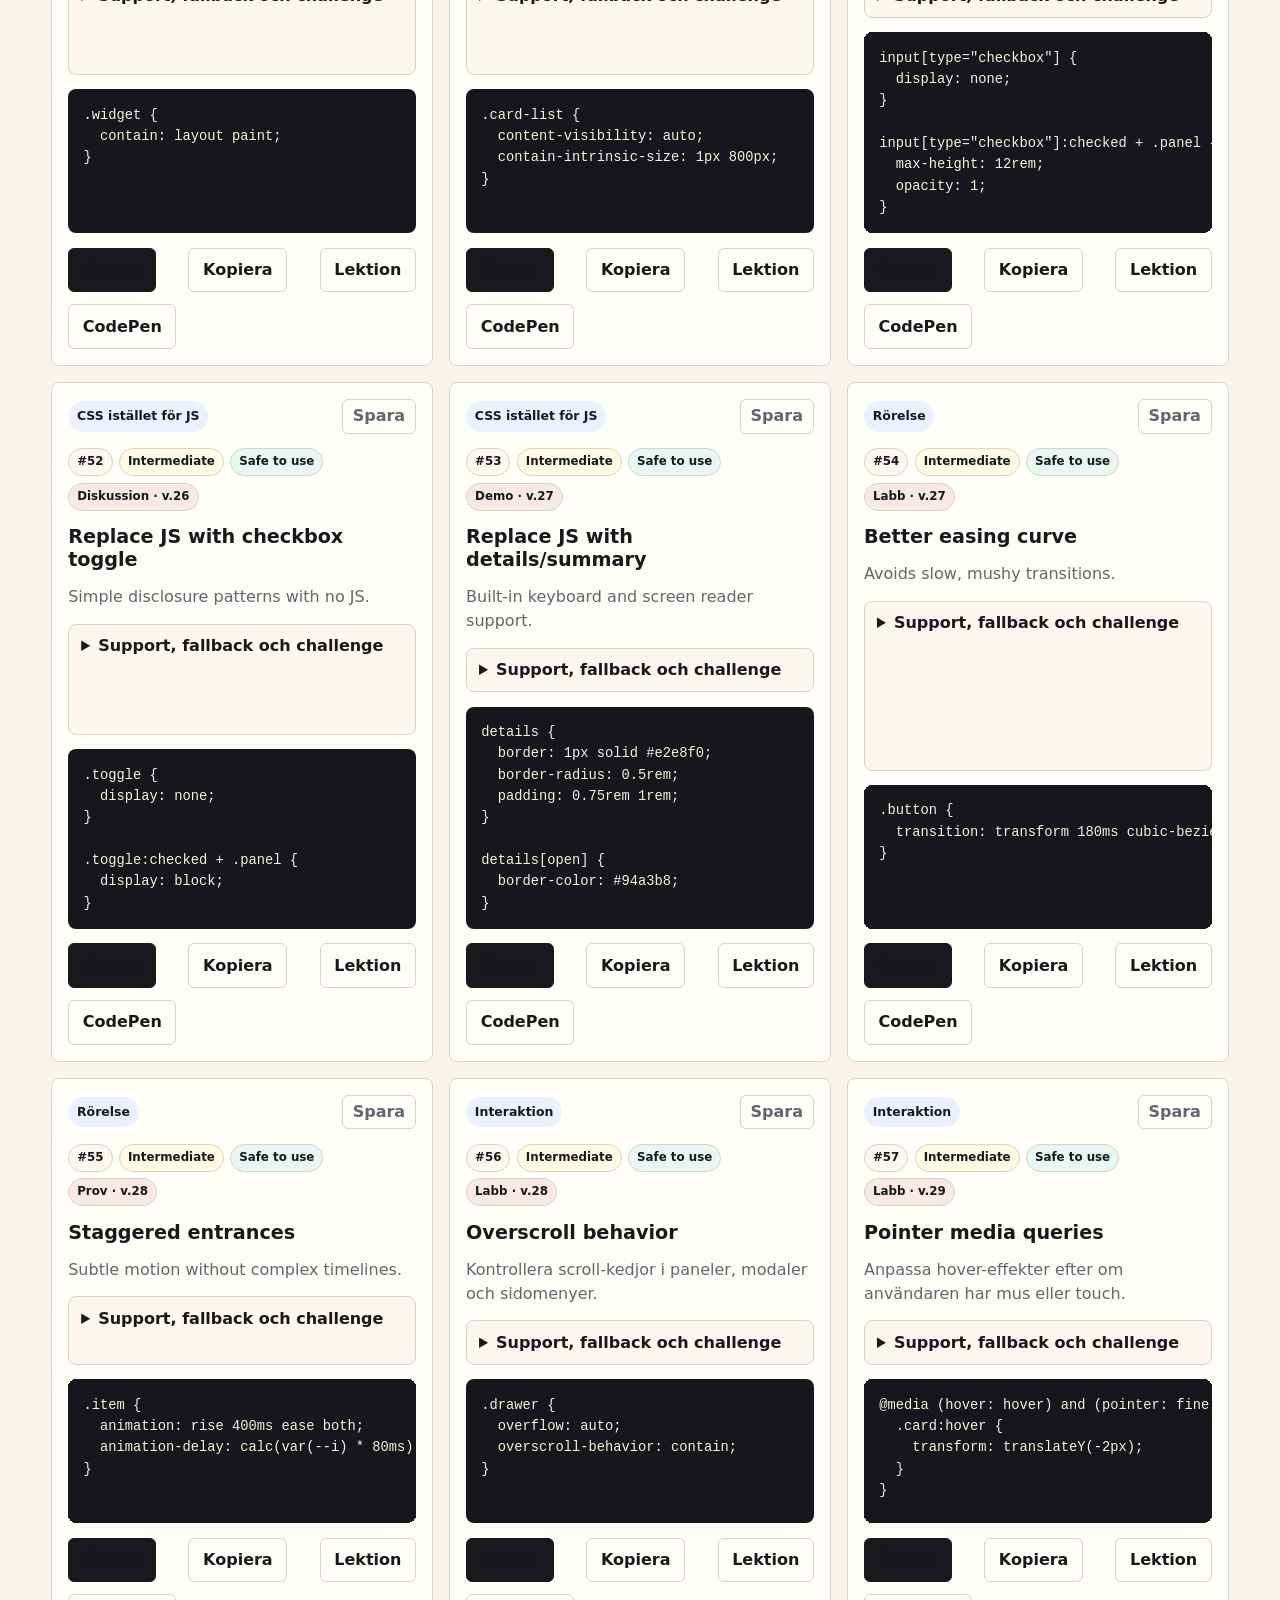
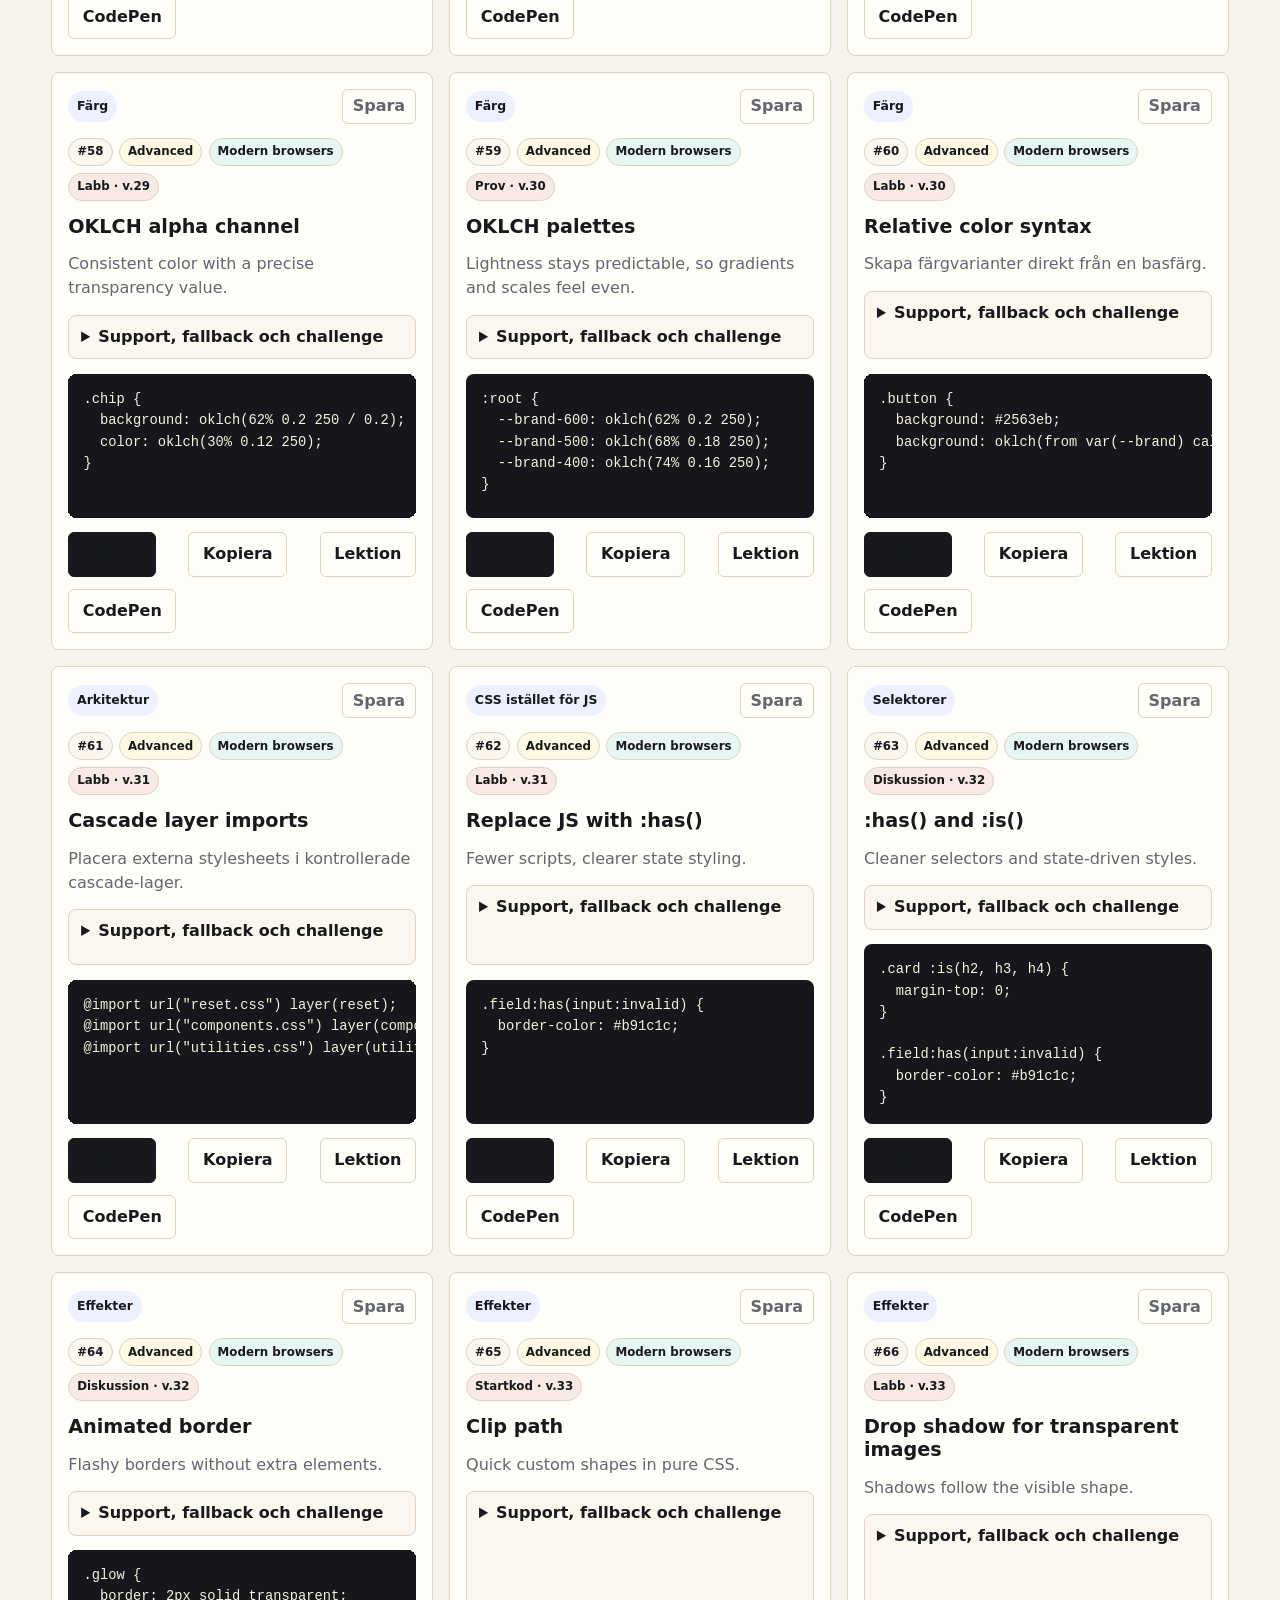
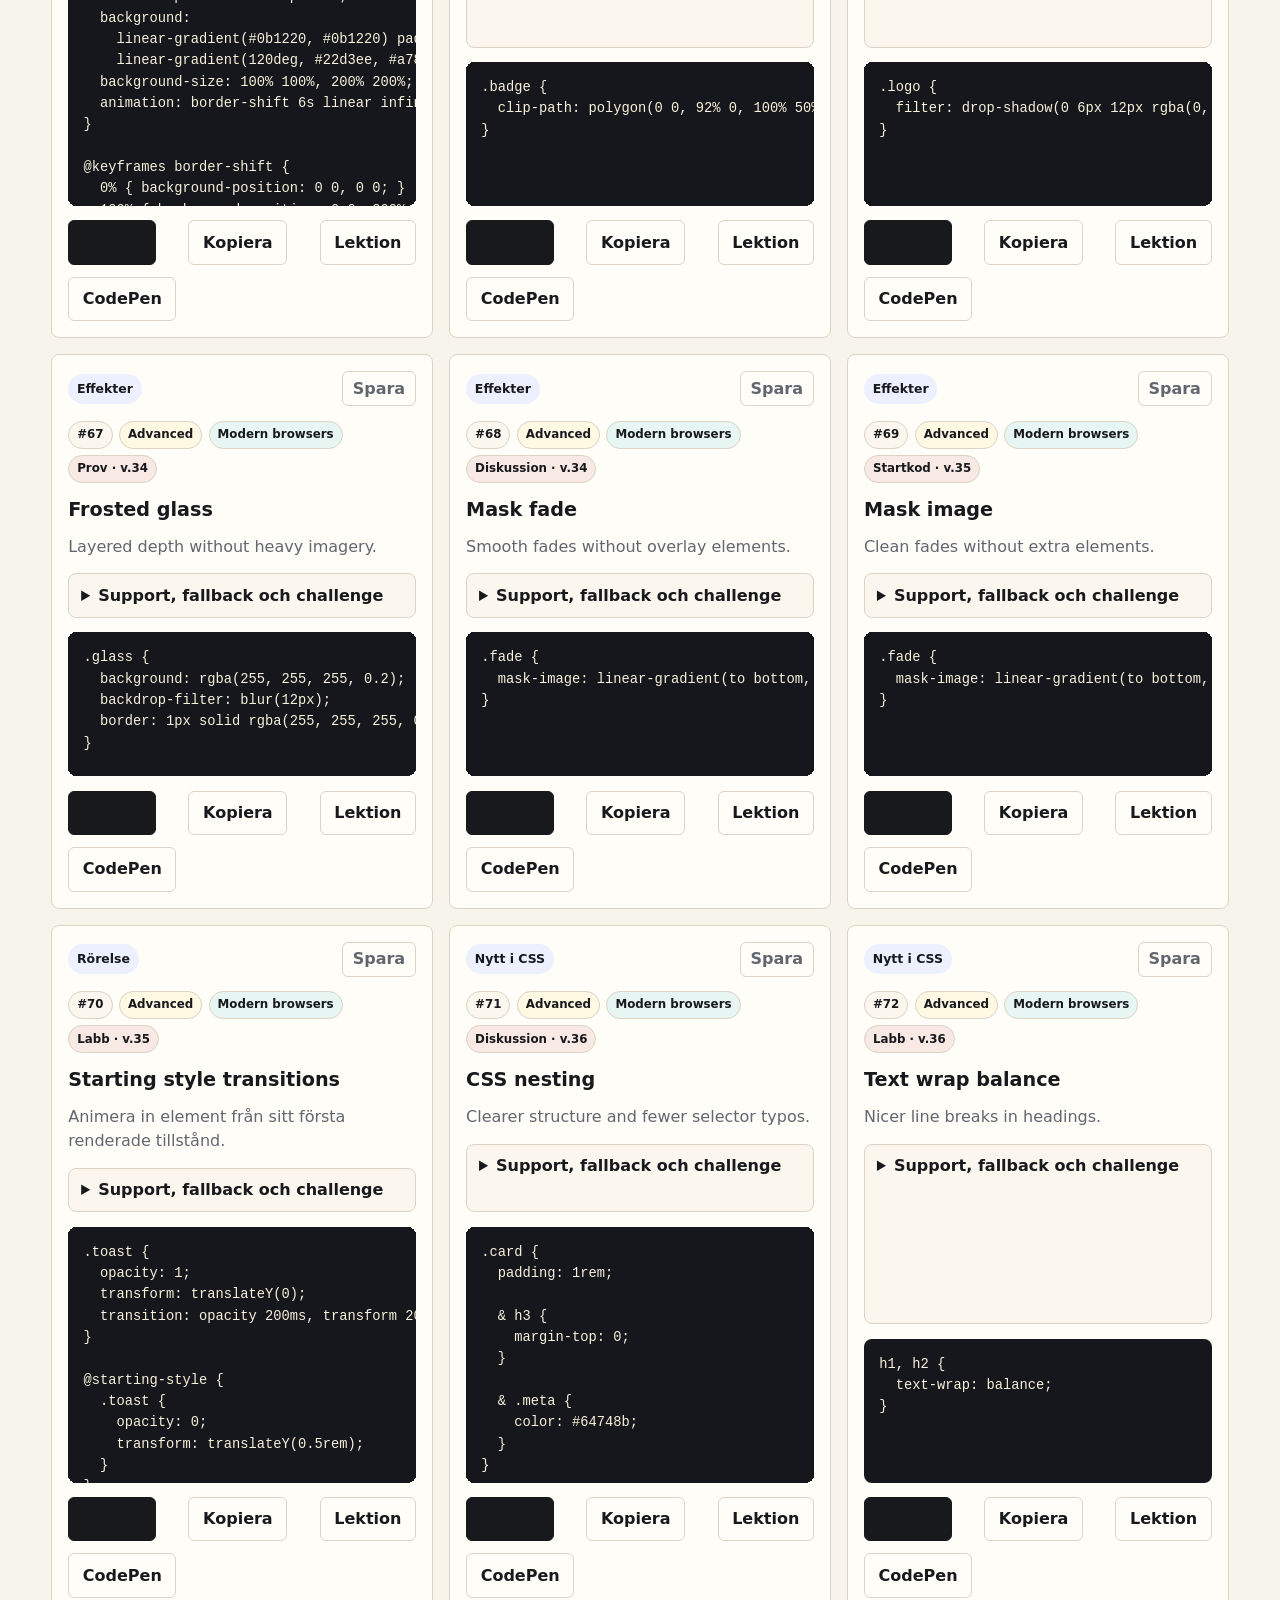
<file: tips.html>
<!doctype html>
<html lang="sv">
  <head>
    <meta charset="utf-8">
    <meta name="viewport" content="width=device-width, initial-scale=1">
    <meta name="description" content="Sökbar katalog med CSS-tips, nivåer, supportnotiser och kodexempel.">
    <title>Alla tips - CSS Tips</title>
    <link rel="stylesheet" href="styles.css">
  </head>
  <body>
    <header class="page-header">
      <nav class="topbar" aria-label="Huvudnavigering">
        <a class="brand" href="index.html" aria-label="CSS Tips startsida">
          <span class="brand-mark">CSS</span>
          <span>Tips</span>
        </a>
        <div class="topbar-links">
          <a href="tips.html" aria-current="page">Alla tips</a>
          <a href="progression.html">Progression</a>
          <a href="lab.html">Lab</a>
          <a href="https://github.com/j4rl/css-tips" rel="noreferrer">Källa</a>
        </div>
        <div class="theme-switcher" aria-label="Välj tema">
          <button type="button" data-theme-choice="auto">Auto</button>
          <button type="button" data-theme-choice="light">Ljust</button>
          <button type="button" data-theme-choice="dark">Mörkt</button>
        </div>
      </nav>
      <div class="page-title">
        <p class="eyebrow">Katalog</p>
        <h1>Alla CSS-tips</h1>
        <p>Sök i hela materialet eller filtrera på nivå och kategori. Tipsen är sorterade efter progression.</p>
      </div>
    </header>

    <main>
      <section class="catalog" id="tips" aria-labelledby="tips-title">
        <div class="section-heading">
          <p class="eyebrow">Sök och filtrera</p>
          <h2 id="tips-title">Hitta rätt teknik</h2>
        </div>

        <form class="search-panel search-panel--page" role="search">
          <label class="sr-only" for="tip-search">Sök bland CSS-tips</label>
          <input id="tip-search" name="q" type="search" autocomplete="off" placeholder="Sök efter grid, :has, clamp, OKLCH...">
          <button class="clear-button" type="button" hidden>Rensa</button>
        </form>

        <div class="filter-block">
          <p>Kategori</p>
          <div class="filters" id="category-filters" aria-label="Filtrera efter kategori"></div>
        </div>
        <div class="filter-block">
          <p>Nivå</p>
          <div class="filters" id="level-filters" aria-label="Filtrera efter nivå"></div>
        </div>

        <div class="toolbar" aria-live="polite">
          <p id="result-summary"></p>
          <button class="text-button" id="show-favorites" type="button" aria-pressed="false">Visa sparade</button>
        </div>

        <div class="tip-grid" id="tip-grid"></div>
        <p class="empty-state" id="empty-state" hidden>Inga tips matchar sökningen.</p>
      </section>
    </main>

    <footer class="site-footer">
      <p><a href="progression.html">Se hela progressionen</a></p>
    </footer>

    <template id="tip-card-template">
      <article class="tip-card">
        <div class="card-topline">
          <span class="category-pill"></span>
          <button class="favorite-button" type="button" aria-pressed="false">Spara</button>
        </div>
        <div class="meta-row">
          <span class="order-pill"></span>
          <span class="level-pill"></span>
          <span class="status-pill"></span>
          <span class="lesson-pill"></span>
        </div>
        <h3></h3>
        <p></p>
        <details>
          <summary>Support, fallback och challenge</summary>
          <div class="detail-grid">
            <div>
              <strong>Support</strong>
              <span class="support-text"></span>
            </div>
            <div>
              <strong>Challenge</strong>
              <span class="challenge-text"></span>
            </div>
          </div>
        </details>
        <pre><code></code></pre>
        <div class="card-actions">
          <a class="primary-link detail-link" href="tip.html">Öppna</a>
          <button class="copy-button" type="button">Kopiera</button>
          <button class="lesson-button" type="button">Lektion</button>
          <a class="codepen-link" href="https://codepen.io/pen/" rel="noreferrer">CodePen</a>
        </div>
      </article>
    </template>

    <script src="data/tips-data.js"></script>
    <script src="app.js"></script>
  </body>
</html>
</file>
<file: styles.css>
:root {
  color-scheme: light;
  --bg: #f7f4ec;
  --surface: #fffdf8;
  --surface-2: #fbf7ee;
  --ink: #17191d;
  --muted: #62666f;
  --line: #dad3c6;
  --teal: #1e8f87;
  --blue: #3567d6;
  --coral: #d95037;
  --lemon: #f1bd3d;
  --mint: #d7efe8;
  --nav-bg: rgba(255, 253, 248, 0.86);
  --soft-panel: rgba(255, 253, 248, 0.78);
  --search-bg: rgba(255, 253, 248, 0.92);
  --hero-copy: #3f4249;
  --hero-side: rgba(247, 244, 236, 0.98);
  --hero-mid: rgba(247, 244, 236, 0.74);
  --hero-clear: rgba(247, 244, 236, 0.22);
  --hero-bottom: rgba(247, 244, 236, 0.98);
  --hero-fade: rgba(247, 244, 236, 0.08);
  --code-bg: #15171c;
  --code-text: #f8f2dc;
  --pill-blue-bg: #edf0ff;
  --pill-blue-text: #264eb4;
  --pill-yellow-bg: #fff8e3;
  --pill-yellow-text: #6f4b00;
  --pill-green-bg: #e8f6f3;
  --pill-green-text: #0f625b;
  --pill-red-bg: #f8e9e4;
  --pill-red-text: #93311f;
  --shadow: 0 18px 50px rgba(29, 29, 31, 0.12);
}

:root[data-theme="dark"] {
  color-scheme: dark;
  --bg: #121417;
  --surface: #1a1d22;
  --surface-2: #20242b;
  --ink: #f4efe4;
  --muted: #bbb3a5;
  --line: #383d46;
  --teal: #43c9bd;
  --blue: #86a7ff;
  --coral: #ff846d;
  --lemon: #f3cc62;
  --mint: #173d39;
  --nav-bg: rgba(26, 29, 34, 0.88);
  --soft-panel: rgba(26, 29, 34, 0.82);
  --search-bg: rgba(26, 29, 34, 0.94);
  --hero-copy: #d7d0c4;
  --hero-side: rgba(18, 20, 23, 0.98);
  --hero-mid: rgba(18, 20, 23, 0.78);
  --hero-clear: rgba(18, 20, 23, 0.3);
  --hero-bottom: rgba(18, 20, 23, 0.98);
  --hero-fade: rgba(18, 20, 23, 0.12);
  --code-bg: #0d0f13;
  --code-text: #f6e9bf;
  --pill-blue-bg: #18264e;
  --pill-blue-text: #b6c8ff;
  --pill-yellow-bg: #423315;
  --pill-yellow-text: #f8d987;
  --pill-green-bg: #123b36;
  --pill-green-text: #97e8df;
  --pill-red-bg: #49251f;
  --pill-red-text: #ffb2a4;
  --shadow: 0 18px 50px rgba(0, 0, 0, 0.35);
}

@media (prefers-color-scheme: dark) {
  :root:not([data-theme="light"]) {
    color-scheme: dark;
    --bg: #121417;
    --surface: #1a1d22;
    --surface-2: #20242b;
    --ink: #f4efe4;
    --muted: #bbb3a5;
    --line: #383d46;
    --teal: #43c9bd;
    --blue: #86a7ff;
    --coral: #ff846d;
    --lemon: #f3cc62;
    --mint: #173d39;
    --nav-bg: rgba(26, 29, 34, 0.88);
    --soft-panel: rgba(26, 29, 34, 0.82);
    --search-bg: rgba(26, 29, 34, 0.94);
    --hero-copy: #d7d0c4;
    --hero-side: rgba(18, 20, 23, 0.98);
    --hero-mid: rgba(18, 20, 23, 0.78);
    --hero-clear: rgba(18, 20, 23, 0.3);
    --hero-bottom: rgba(18, 20, 23, 0.98);
    --hero-fade: rgba(18, 20, 23, 0.12);
    --code-bg: #0d0f13;
    --code-text: #f6e9bf;
    --pill-blue-bg: #18264e;
    --pill-blue-text: #b6c8ff;
    --pill-yellow-bg: #423315;
    --pill-yellow-text: #f8d987;
    --pill-green-bg: #123b36;
    --pill-green-text: #97e8df;
    --pill-red-bg: #49251f;
    --pill-red-text: #ffb2a4;
    --shadow: 0 18px 50px rgba(0, 0, 0, 0.35);
  }
}

*,
*::before,
*::after {
  box-sizing: border-box;
}

html {
  scroll-behavior: smooth;
}

body {
  margin: 0;
  background: var(--bg);
  color: var(--ink);
  font-family: Inter, ui-sans-serif, system-ui, -apple-system, BlinkMacSystemFont, "Segoe UI", sans-serif;
  line-height: 1.5;
}

a {
  color: inherit;
}

button,
input {
  font: inherit;
}

button {
  cursor: pointer;
}

pre {
  margin: 0;
  overflow: auto;
  border-radius: 8px;
  background: var(--code-bg);
  color: var(--code-text);
  line-height: 1.55;
}

code {
  font-family: "SFMono-Regular", Consolas, "Liberation Mono", monospace;
  font-size: 0.86rem;
}

.sr-only {
  position: absolute;
  width: 1px;
  height: 1px;
  padding: 0;
  margin: -1px;
  overflow: hidden;
  clip: rect(0, 0, 0, 0);
  white-space: nowrap;
  border: 0;
}

.site-header {
  min-height: 96svh;
  position: relative;
  overflow: clip;
}

.topbar {
  position: fixed;
  z-index: 20;
  top: 0;
  left: 0;
  right: 0;
  display: flex;
  align-items: center;
  justify-content: space-between;
  gap: 1rem;
  padding: 0.8rem clamp(1rem, 3vw, 2.4rem);
  background: var(--nav-bg);
  border-bottom: 1px solid var(--line);
  backdrop-filter: blur(16px);
}

.brand {
  display: inline-flex;
  align-items: center;
  gap: 0.65rem;
  text-decoration: none;
  font-weight: 800;
}

.brand-mark {
  display: inline-grid;
  min-width: 2.8rem;
  height: 2.1rem;
  place-items: center;
  border-radius: 6px;
  background: var(--ink);
  color: var(--lemon);
  color: contrast-color(var(--ink));
  font-size: 0.82rem;
  letter-spacing: 0;
}

.topbar-links {
  display: flex;
  align-items: center;
  gap: clamp(0.8rem, 2vw, 1.5rem);
  color: var(--muted);
  font-size: 0.94rem;
}

.topbar-links a {
  text-decoration: none;
}

.topbar-links a:hover,
.topbar-links a:focus-visible,
.topbar-links a[aria-current="page"] {
  color: var(--ink);
}

.theme-switcher {
  display: inline-flex;
  align-items: center;
  gap: 0.15rem;
  padding: 0.2rem;
  border: 1px solid var(--line);
  border-radius: 999px;
  background: var(--surface);
}

.theme-switcher button {
  min-height: 1.9rem;
  padding: 0.25rem 0.55rem;
  border: 0;
  border-radius: 999px;
  background: transparent;
  color: var(--muted);
  font-size: 0.78rem;
  font-weight: 850;
}

.theme-switcher button[aria-pressed="true"] {
  background: var(--ink);
  color: var(--bg);
  color: contrast-color(var(--ink));
}

.hero {
  min-height: 96svh;
  display: grid;
  align-items: end;
  padding: 6.4rem clamp(1rem, 4vw, 4.5rem) 2.4rem;
  position: relative;
}

.hero-media {
  position: absolute;
  inset: 0;
  background:
    linear-gradient(90deg, var(--hero-side) 0%, var(--hero-mid) 42%, var(--hero-clear) 78%),
    linear-gradient(0deg, var(--hero-bottom) 0%, var(--hero-fade) 30%),
    url("assets/css-workspace.png") center right / cover no-repeat;
}

.hero-content {
  position: relative;
  z-index: 1;
  max-width: 48rem;
}

.eyebrow {
  margin: 0 0 0.75rem;
  color: var(--coral);
  font-size: 0.78rem;
  font-weight: 800;
  letter-spacing: 0.08em;
  text-transform: uppercase;
}

h1,
h2,
h3,
p {
  overflow-wrap: anywhere;
}

h1 {
  margin: 0;
  font-size: clamp(4rem, 14vw, 9rem);
  line-height: 0.88;
  letter-spacing: 0;
}

.page-header {
  padding: 6.8rem clamp(1rem, 4vw, 4.5rem) 2rem;
  border-bottom: 1px solid var(--line);
  background: var(--surface);
}

.page-title {
  max-width: 56rem;
}

.page-title p:last-child {
  max-width: 46rem;
  margin: 1rem 0 0;
  color: var(--muted);
  font-size: 1.12rem;
}

.page-title h1 {
  font-size: clamp(3rem, 8vw, 6.4rem);
}

.page-title--compact h1 {
  font-size: clamp(2.6rem, 6vw, 4.6rem);
}

h2 {
  margin: 0;
  font-size: clamp(1.8rem, 4vw, 3.4rem);
  line-height: 1;
  letter-spacing: 0;
}

h3 {
  margin: 0;
  font-size: 1.2rem;
  line-height: 1.2;
  letter-spacing: 0;
}

.hero-copy {
  max-width: 42rem;
  margin: 1.4rem 0 1.5rem;
  color: var(--hero-copy);
  font-size: clamp(1.08rem, 1.5vw, 1.28rem);
}

.hero-actions {
  display: flex;
  flex-wrap: wrap;
  gap: 0.75rem;
  margin-bottom: 1rem;
}

.primary-link,
.secondary-link,
.codepen-link {
  min-height: 2.55rem;
  display: inline-flex;
  align-items: center;
  justify-content: center;
  padding: 0.58rem 0.85rem;
  border-radius: 6px;
  font-weight: 800;
  text-decoration: none;
}

.primary-link {
  border: 1px solid var(--ink);
  background: var(--ink);
  color: var(--bg);
  color: contrast-color(var(--ink));
}

.secondary-link,
.codepen-link {
  border: 1px solid var(--line);
  background: var(--surface);
  color: var(--ink);
  color: contrast-color(var(--surface));
}

.search-panel {
  display: grid;
  grid-template-columns: 1fr auto;
  gap: 0.6rem;
  max-width: 46rem;
  padding: 0.55rem;
  border: 1px solid var(--line);
  border-radius: 8px;
  background: var(--search-bg);
  box-shadow: var(--shadow);
}

.search-panel input {
  width: 100%;
  min-width: 0;
  border: 0;
  outline: 0;
  background: transparent;
  color: var(--ink);
  padding: 0.78rem 0.7rem;
}

.clear-button,
.text-button,
.copy-button,
.lesson-button,
.favorite-button {
  border: 1px solid var(--line);
  border-radius: 6px;
  background: var(--surface);
  color: var(--ink);
  color: contrast-color(var(--surface));
  font-weight: 750;
}

.clear-button,
.text-button,
.copy-button,
.lesson-button {
  min-height: 2.55rem;
  padding: 0.58rem 0.85rem;
}

.favorite-button {
  min-height: 2rem;
  padding: 0.28rem 0.62rem;
  color: var(--muted);
}

.favorite-button[aria-pressed="true"],
.text-button[aria-pressed="true"] {
  border-color: rgba(30, 143, 135, 0.4);
  background: var(--mint);
  color: #0d5f58;
  color: contrast-color(var(--mint));
}

.stats {
  display: flex;
  flex-wrap: wrap;
  gap: 0.75rem;
  margin: 1rem 0 0;
}

.stats div {
  min-width: 7rem;
  padding: 0.75rem 0.9rem;
  border: 1px solid var(--line);
  border-radius: 8px;
  background: var(--soft-panel);
}

.stats dt {
  font-size: 1.45rem;
  line-height: 1;
  font-weight: 850;
}

.stats dd {
  margin: 0.25rem 0 0;
  color: var(--muted);
  font-size: 0.86rem;
}

main {
  display: grid;
  gap: clamp(3rem, 8vw, 6rem);
  padding: 2rem clamp(1rem, 4vw, 4.5rem) 4rem;
}

.section-heading {
  max-width: 48rem;
  margin-bottom: 1.4rem;
}

.tip-of-day,
.catalog,
.progression,
.overview-links,
.progression-preview,
.lab {
  scroll-margin-top: 5rem;
}

.daily-tip,
.lab-layout {
  border-top: 1px solid var(--line);
  border-bottom: 1px solid var(--line);
  padding: 1.4rem 0;
}

.daily-tip {
  display: grid;
  grid-template-columns: minmax(0, 1fr) minmax(18rem, 34rem);
  gap: clamp(1rem, 4vw, 3rem);
  align-items: start;
}

.daily-tip p {
  margin: 0.7rem 0 0;
  color: var(--muted);
}

.daily-tip .primary-link {
  margin-top: 1rem;
}

.feature-grid {
  display: grid;
  grid-template-columns: repeat(auto-fit, minmax(min(100%, 18rem), 1fr));
  gap: 1rem;
}

.feature-card {
  display: grid;
  gap: 0.8rem;
  padding: 1rem;
  border: 1px solid var(--line);
  border-radius: 8px;
  background: var(--surface);
  text-decoration: none;
}

.feature-card span {
  color: var(--coral);
  font-weight: 900;
}

.feature-card p {
  margin: 0;
  color: var(--muted);
}

.filter-block {
  display: grid;
  gap: 0.55rem;
  margin-bottom: 1rem;
}

.filter-block p {
  margin: 0;
  color: var(--muted);
  font-size: 0.86rem;
  font-weight: 800;
}

.filters {
  display: flex;
  flex-wrap: wrap;
  gap: 0.5rem;
}

.filter-button {
  min-height: 2.35rem;
  padding: 0.45rem 0.75rem;
  border: 1px solid var(--line);
  border-radius: 999px;
  background: transparent;
  color: var(--muted);
}

.filter-button[aria-pressed="true"] {
  border-color: var(--ink);
  background: var(--ink);
  color: var(--bg);
  color: contrast-color(var(--ink));
}

.toolbar {
  display: flex;
  align-items: center;
  justify-content: space-between;
  gap: 1rem;
  min-height: 3rem;
  margin-bottom: 1rem;
}

.toolbar p,
.empty-state {
  margin: 0;
  color: var(--muted);
}

.tip-grid {
  display: grid;
  grid-template-columns: repeat(auto-fit, minmax(min(100%, 19rem), 1fr));
  gap: 1rem;
}

.tip-card {
  display: grid;
  grid-template-rows: auto auto auto auto 1fr auto;
  gap: 0.9rem;
  min-height: 32rem;
  padding: 1rem;
  border: 1px solid var(--line);
  border-radius: 8px;
  background: var(--surface);
}

.tip-card:hover {
  border-color: rgba(30, 143, 135, 0.42);
}

.card-topline,
.card-actions {
  display: flex;
  align-items: center;
  justify-content: space-between;
  gap: 0.75rem;
}

.card-actions {
  flex-wrap: wrap;
}

.category-pill {
  display: inline-flex;
  align-items: center;
  min-height: 1.9rem;
  padding: 0.25rem 0.55rem;
  border-radius: 999px;
  background: var(--pill-blue-bg);
  color: var(--pill-blue-text);
  color: contrast-color(var(--pill-blue-bg));
  font-size: 0.78rem;
  font-weight: 800;
}

.meta-row {
  display: flex;
  flex-wrap: wrap;
  gap: 0.4rem;
}

.level-pill,
.status-pill,
.lesson-pill,
.order-pill {
  display: inline-flex;
  align-items: center;
  min-height: 1.75rem;
  padding: 0.22rem 0.5rem;
  border: 1px solid var(--line);
  border-radius: 999px;
  background: var(--pill-yellow-bg);
  color: var(--pill-yellow-text);
  color: contrast-color(var(--pill-yellow-bg));
  font-size: 0.74rem;
  font-weight: 850;
}

.status-pill {
  background: var(--pill-green-bg);
  color: var(--pill-green-text);
  color: contrast-color(var(--pill-green-bg));
}

.lesson-pill {
  background: var(--pill-red-bg);
  color: var(--pill-red-text);
  color: contrast-color(var(--pill-red-bg));
}

.order-pill {
  background: var(--surface-2);
  color: var(--muted);
  color: contrast-color(var(--surface-2));
}

.tip-card p {
  margin: 0;
  color: var(--muted);
}

.tip-card details {
  border: 1px solid var(--line);
  border-radius: 8px;
  background: var(--surface-2);
}

.tip-card summary {
  min-height: 2.6rem;
  padding: 0.58rem 0.75rem;
  color: var(--ink);
  cursor: pointer;
  font-weight: 800;
}

.detail-grid {
  display: grid;
  gap: 0.8rem;
  padding: 0 0.75rem 0.8rem;
}

.detail-grid div {
  display: grid;
  gap: 0.25rem;
}

.detail-grid strong {
  color: var(--ink);
  font-size: 0.82rem;
}

.detail-grid span {
  color: var(--muted);
  font-size: 0.9rem;
}

.tip-card pre {
  min-height: 9rem;
  max-height: 16rem;
  padding: 0.95rem;
}

.source-link {
  color: var(--muted);
  font-size: 0.92rem;
  font-weight: 700;
  text-decoration-thickness: 0.08em;
  text-underline-offset: 0.18em;
}

.week-list {
  display: grid;
  grid-template-columns: repeat(auto-fit, minmax(min(100%, 16rem), 1fr));
  gap: 1rem;
}

.week-list--compact {
  grid-template-columns: repeat(auto-fit, minmax(min(100%, 18rem), 1fr));
}

.week-card {
  padding: 1rem;
  border: 1px solid var(--line);
  border-radius: 8px;
  background: var(--surface);
}

.week-card h3 {
  margin-bottom: 0.75rem;
}

.week-card ol {
  display: grid;
  gap: 0.65rem;
  margin: 0;
  padding-left: 1.25rem;
}

.week-card li::marker {
  color: var(--teal);
  font-weight: 850;
}

.week-card a {
  text-decoration: none;
}

.week-card span {
  display: block;
  color: var(--muted);
  font-size: 0.86rem;
}

.level-legend {
  display: flex;
  flex-wrap: wrap;
  gap: 0.5rem;
  margin-bottom: 1rem;
}

.level-legend span {
  min-height: 2rem;
  display: inline-flex;
  align-items: center;
  padding: 0.32rem 0.65rem;
  border: 1px solid var(--line);
  border-radius: 999px;
  background: var(--surface);
  color: var(--muted);
  color: contrast-color(var(--surface));
  font-weight: 800;
}

.tip-detail {
  display: grid;
  gap: 1rem;
  max-width: 58rem;
}

.tip-detail-header {
  display: grid;
  gap: 0.85rem;
}

.tip-detail-header p {
  margin: 0;
  color: var(--muted);
  font-size: 1.12rem;
}

.detail-grid--page {
  grid-template-columns: repeat(auto-fit, minmax(min(100%, 16rem), 1fr));
  padding: 1rem;
  border: 1px solid var(--line);
  border-radius: 8px;
  background: var(--surface);
}

.tip-detail pre {
  padding: 1rem;
}

.lab-layout {
  display: grid;
  grid-template-columns: minmax(13rem, 18rem) minmax(0, 1fr);
  gap: 1rem;
  align-items: start;
}

.lab-controls {
  display: grid;
  gap: 1rem;
}

.lab-controls label {
  display: grid;
  gap: 0.45rem;
  color: var(--muted);
  font-weight: 750;
}

.lab-controls input {
  accent-color: var(--teal);
}

.lab-preview {
  --column-size: 14rem;
  --gap-size: 16px;
  display: grid;
  grid-template-columns: repeat(auto-fit, minmax(min(100%, var(--column-size)), 1fr));
  gap: var(--gap-size);
}

.lab-preview span {
  min-height: 6rem;
  display: grid;
  place-items: center;
  border-radius: 8px;
  background: linear-gradient(135deg, var(--mint), var(--pill-yellow-bg));
  border: 1px solid var(--line);
  font-weight: 850;
}

.lab-code {
  grid-column: 2;
  padding: 1rem;
}

.site-footer {
  padding: 2rem clamp(1rem, 4vw, 4.5rem);
  border-top: 1px solid var(--line);
  color: var(--muted);
}

.site-footer p {
  margin: 0;
}

@media (max-width: 760px) {
  .topbar {
    position: sticky;
    flex-wrap: wrap;
    align-items: flex-start;
  }

  .topbar-links {
    order: 3;
    width: 100%;
    flex-wrap: wrap;
    gap: 0.7rem;
    font-size: 0.86rem;
  }

  .theme-switcher {
    margin-inline-start: auto;
  }

  .site-header,
  .hero {
    min-height: auto;
  }

  .hero {
    padding-top: 4rem;
  }

  .hero-media {
    background:
      linear-gradient(0deg, var(--hero-bottom) 0%, var(--hero-mid) 74%),
      url("assets/css-workspace.png") top center / cover no-repeat;
  }

  .search-panel {
    grid-template-columns: 1fr;
  }

  .daily-tip,
  .lab-layout {
    grid-template-columns: 1fr;
  }

  .lab-code {
    grid-column: auto;
  }
}

@media (prefers-reduced-motion: reduce) {
  html {
    scroll-behavior: auto;
  }
}
</file>
